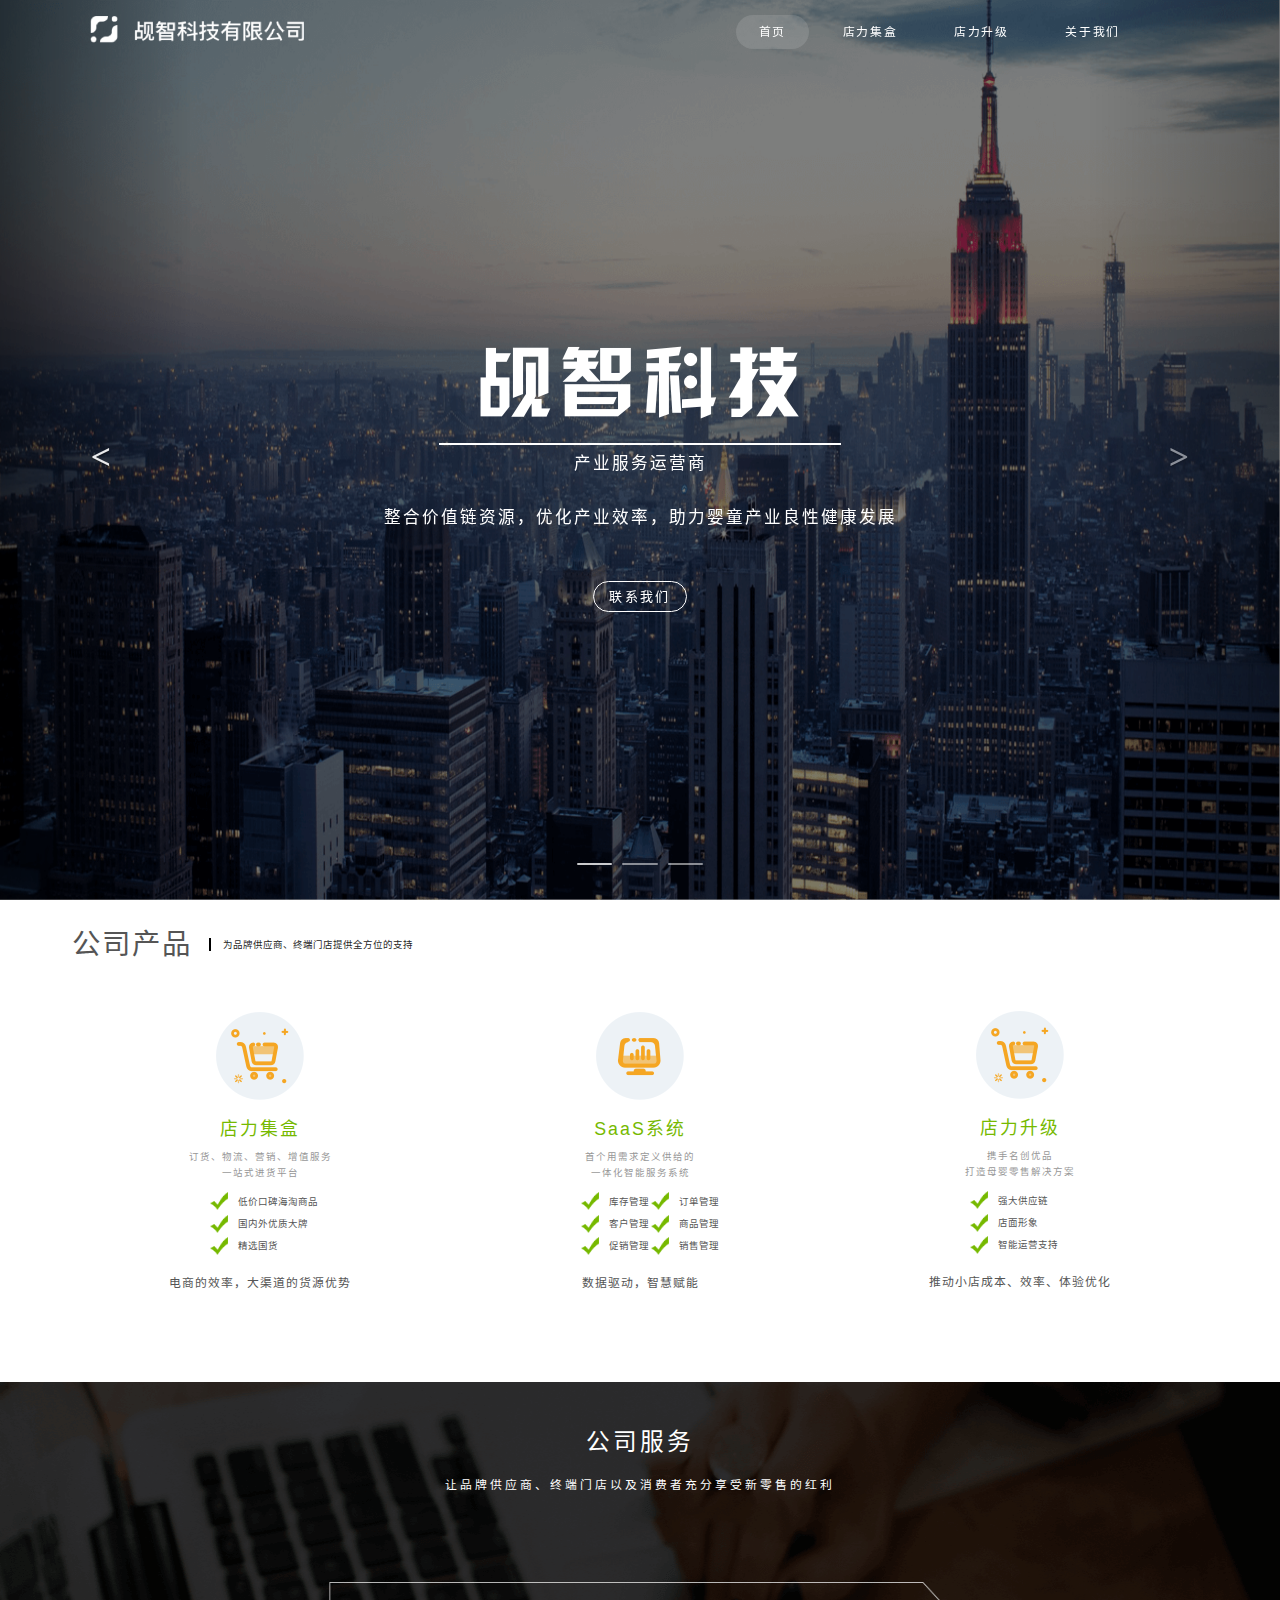
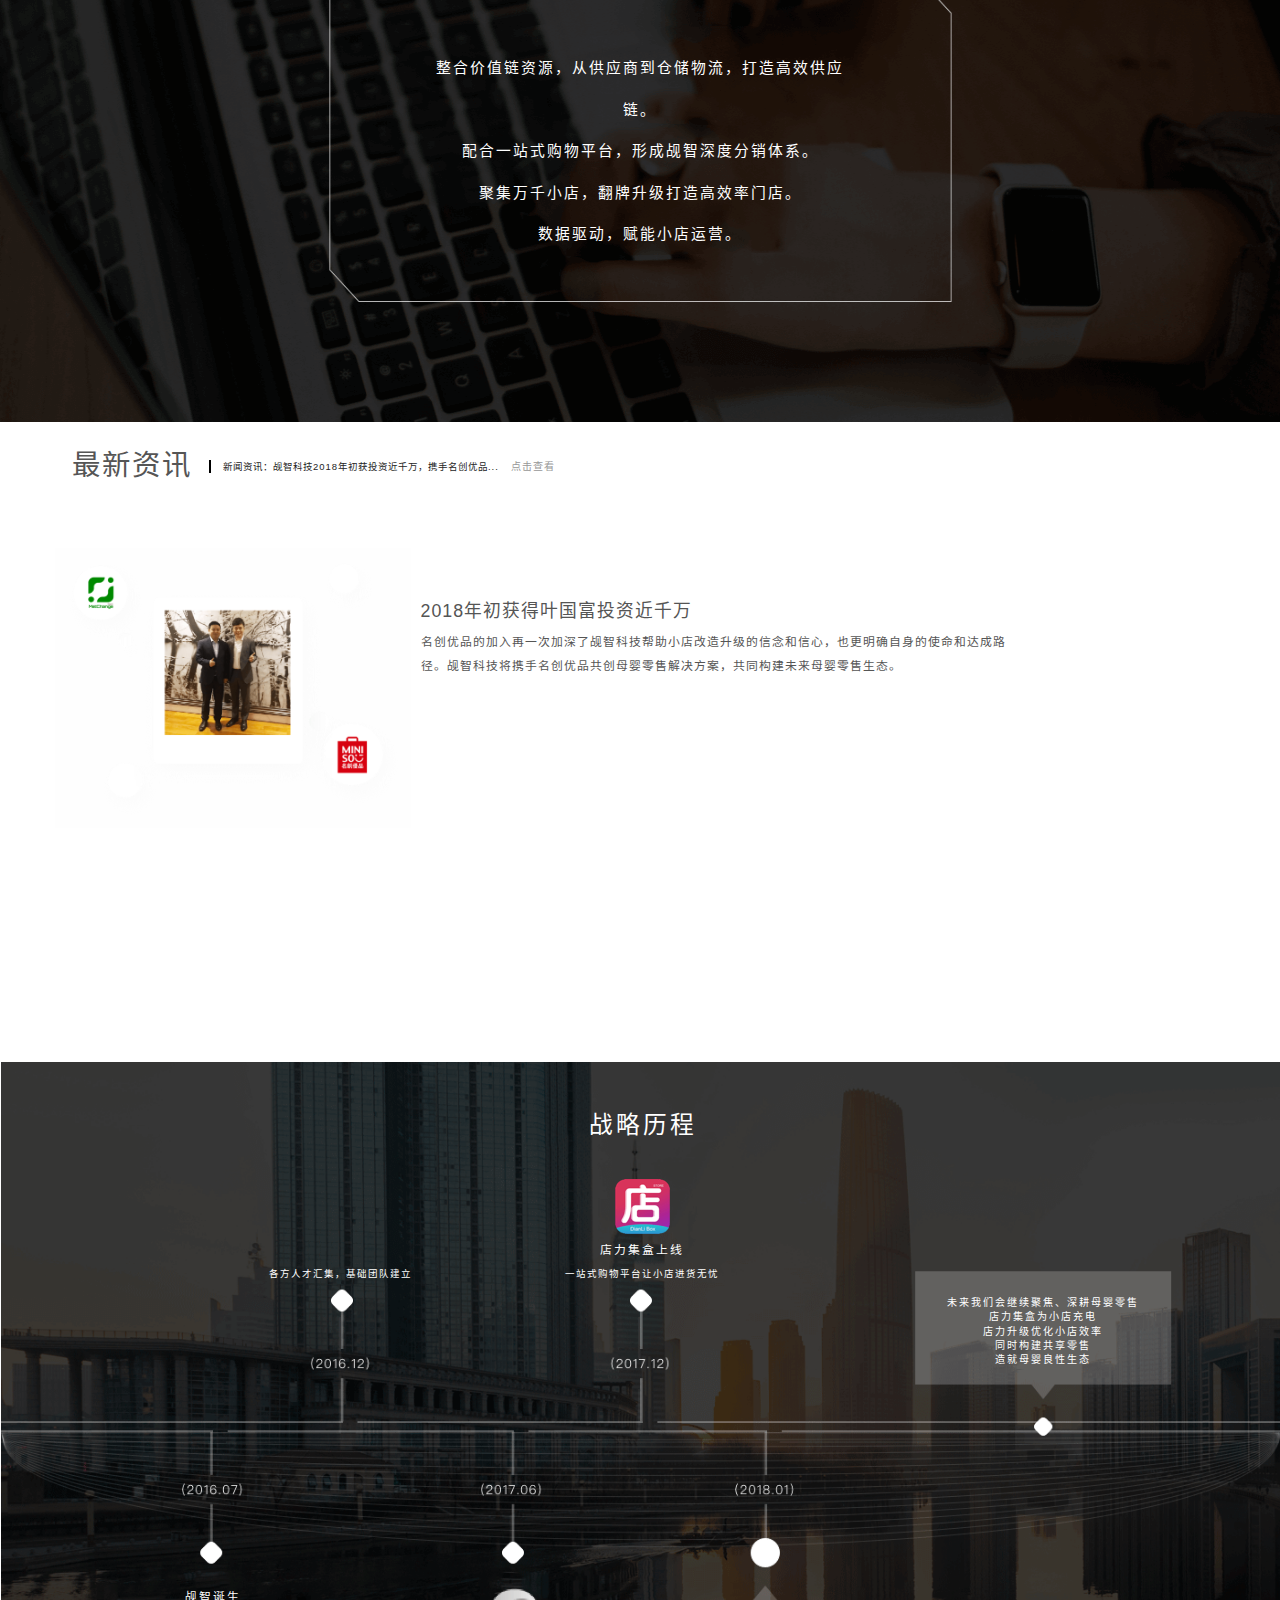
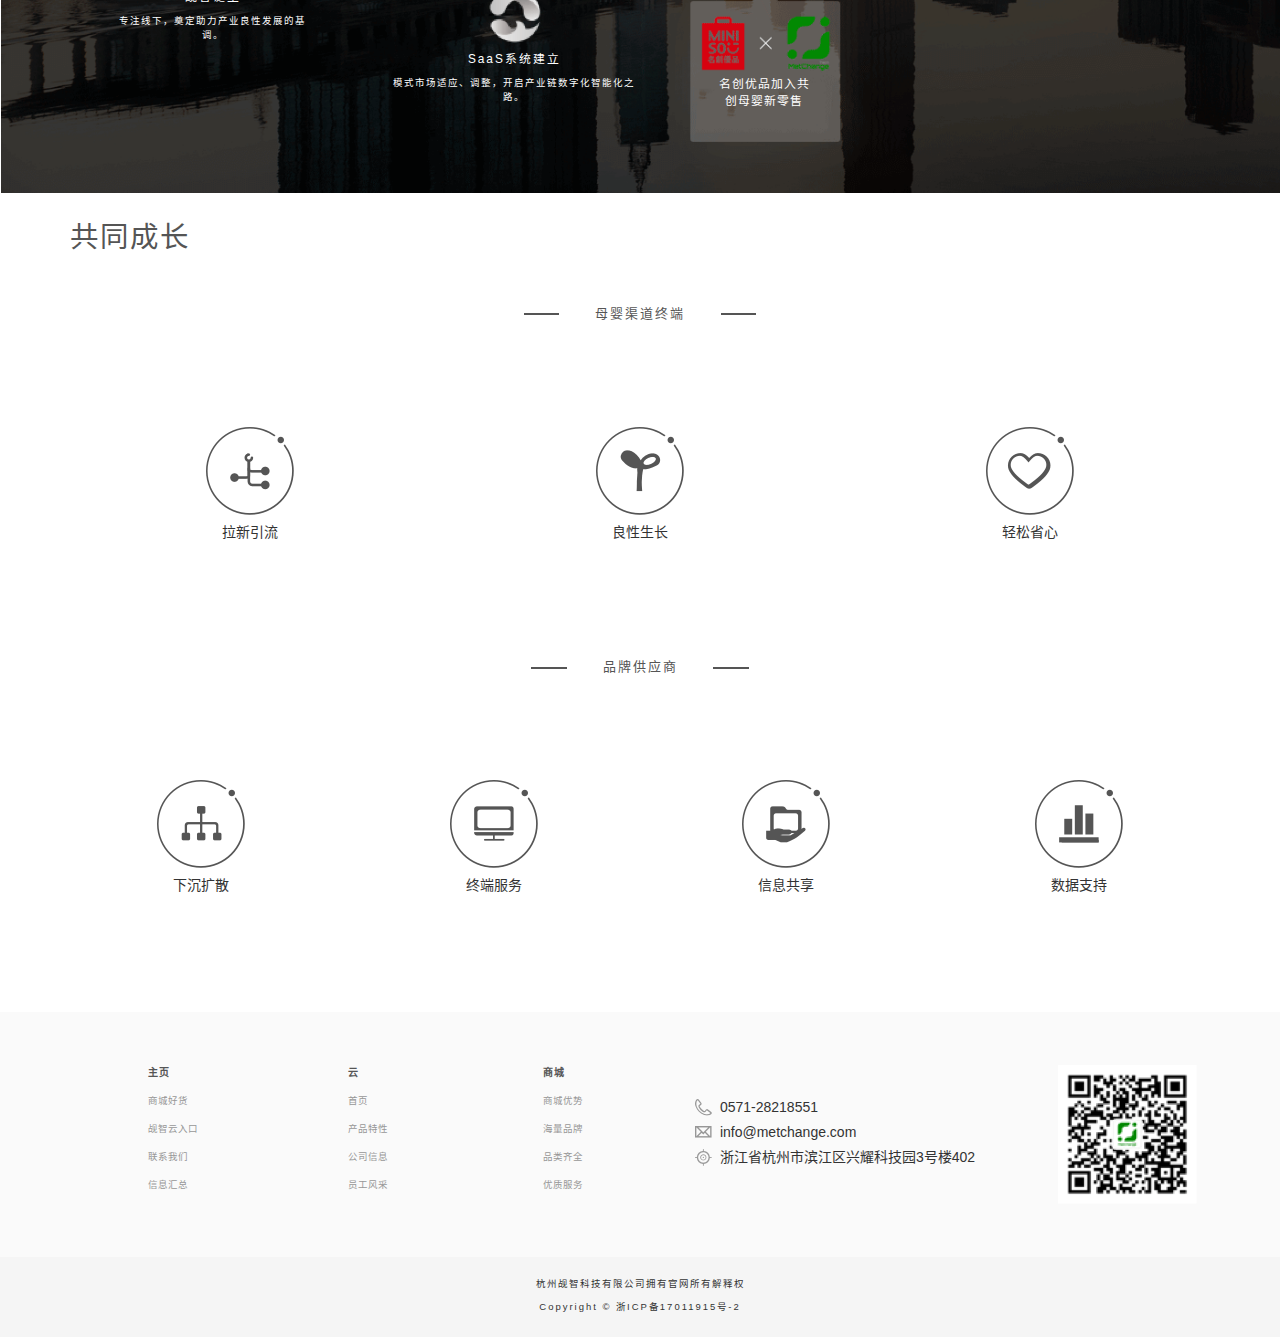
<file: index.html>
<!DOCTYPE html><html lang="zh-CN"><head><meta charset="utf-8"><meta http-equiv="X-UA-Compatible" content="IE=edge"><meta name="viewport" content="width=device-width, initial-scale=1"><title>杭州觇智科技有限公司</title><meta name="keywords" content="婴童产业效率引擎,杭州觇智科技,母婴B2B2C,店力集盒,口碑海淘商品,国内外优质大牌,精选国货供应"/><meta name="description"          content="店力集盒是新一代母婴B2B2C平台，致力于全方位服务全国小店，开发小店潜力，助力小店良性发展。店力集盒帮助小店解决供应链效率问题，通过高效提供更全面丰富的海内外优秀货品，降低订货成本，提高小店订货效率。同时通过数据化智能化人性化服务，为小店运营加分，绑定更多高忠诚度会员。"/><link rel="shortcut icon" href="favicon.ico"><link href="css/bootstrap.min.css" rel="stylesheet"><link href="css/common.css" rel="stylesheet"><link href="css/index.css" rel="stylesheet"><script>        window.onload = function () {            initPage();            getRem(1080, 100);            $("#topbar").scrollupbar()        };        window.onresize = function () {            getRem(1080, 100);            $("#topbar").scrollupbar()        };        function getRem(pwidth, prem) {            var html = document.getElementsByTagName("html")[0];            var oWidth = document.body.clientWidth || document.documentElement.clientWidth;            html.style.fontSize = oWidth / pwidth * prem + "px"        };</script><style>        #LoadingBar {            height: 1200px;            position: relative;        }        .load-img {            position: absolute;            top: 25%;            left: 44%;;        }</style></head><body class="banner-word-parent"><div id="LoadingBar"><div class="load-img"><img src="img/load.gif" alt=""></div></div><div class="container-fluid" id="topBackground"><nav class="navbar navbar-default hp-nav-header" id="topbar"><div class="container-fluid"><div class="navbar-header"><button type="button" class="navbar-toggle collapsed" data-toggle="collapse"                        data-target="#bs-example-navbar-collapse-1" aria-expanded="false"><span class="sr-only">Toggle navigation</span><span                        class="icon-bar"></span><span class="icon-bar"></span><span class="icon-bar"></span></button><a class="navbar-brand hp-logo" href="#"><img alt="Brand"                                                              src="img/index/1920-1080-computer/logo@1920.png"></a></div><div class="collapse navbar-collapse" id="bs-example-navbar-collapse-1"><ul class="nav navbar-nav navbar-right"><li class="active"><a href="index.html">首页<span class="sr-only">(current)</span></a></li><li><a href="app.html">店力集盒</a></li><li><a href="better.html">店力升级</a></li><li><a href="aboutUs.html">关于我们</a></li></ul></div></div></nav><div id="carousel-example-generic" class="carousel slide" data-ride="carousel"><ol class="carousel-indicators"><li data-target="#carousel-example-generic" data-slide-to="0" class="active"></li><li data-target="#carousel-example-generic" data-slide-to="1"></li><li data-target="#carousel-example-generic" data-slide-to="2"></li></ol><div class="carousel-inner" role="listbox"><div class="item active"><img src="img/index/1920-1080-computer/banner-bg1920.png"><div class="banner-word"><img src="img/index/1920-1080-computer/chanzhi-word.png"                                              class="img-responsive center-block banner-img"><h4 class="inst-1">                    产业服务运营商</h4><h4 class="inst-2">整合价值链资源，优化产业效率，助力婴童产业良性健康发展</h4><a href="#us-company"                                                                                      class="contact-us-header">联系我们</a></div></div><div class="item"><img src="img/index/1920-1080-computer/banner-bg1920.png"><div class="banner-word banner-word-2"><img src="img/index/1920-1080-computer/banner-muying1920.png"                                                            class="img-responsive center-block banner-img banner-img-max768"><span                        class="inst-span"></span><h4 class="inst-h4">母婴共享零售平台</h4></div></div><div class="item"><img src="img/index/1920-1080-computer/banner-bg1920.png"><div class="banner-word"><img src="img/index/1920-1080-computer/banner-seeyou1920.png"                                              class="img-responsive center-block banner-img3"></div></div></div><a class="left carousel-control" href="#carousel-example-generic" role="button" data-slide="prev"><span                class="glyphicon glyphicon-chevron-left" aria-hidden="true"                style="font-weight: 600;color: #fff;font-size: 0.3rem;"><</span><span                class="sr-only">Previous</span></a><a class="right carousel-control" href="#carousel-example-generic"                                                      role="button" data-slide="next"><span            class="glyphicon glyphicon-chevron-right" aria-hidden="true"            style="font-weight: 600;color: #fff;font-size: 0.3rem;">></span><span class="sr-only">Next</span></a></div><section id="companyProduct"><div class="container"><div class="row"><div class="hp-companyProduct">公司产品</div><div class="hp-help">为品牌供应商、终端门店提供全方位的支持</div></div><div class="row app-system-better-all"> 　　<div class="col-md-4 col-sm-4"><div class="app-system-better"><img class="img-responsive center-block"                                                        src="img/index/1920-1080-computer/app-icon1920.png" alt=""><h3 class="app-system-better-h3">店力集盒</h3><p class="app-system-better-p">订货、物流、营销、增值服务<br>一站式进货平台</p><div class="app-system-better-first"><ul class="list-group"><li class=""><img src="img/index/1920-1080-computer/gou1920.png"                                                  alt=""><span>低价口碑海淘商品</span></li><li class=""><img src="img/index/1920-1080-computer/gou1920.png"                                                  alt=""><span>国内外优质大牌</span></li></li><li class=""><img src="img/index/1920-1080-computer/gou1920.png"                                                  alt=""><span>精选国货</span></li></li></ul></div><h4 class="app-system-better-h4">电商的效率，大渠道的货源优势</h4></div></div>                　　<div class="col-md-4 col-sm-4"><div class="app-system-better"><img class="img-responsive center-block"                                                        src="img/index/1920-1080-computer/saasicon1920.png" alt=""><h3 class="app-system-better-h3">SaaS系统</h3><p class="app-system-better-p">首个用需求定义供给的<br>                            一体化智能服务系统</p><div class="app-system-better-middle"><ul class="list-group"><li><img src="img/index/1920-1080-computer/gou1920.png" alt=""><span>库存管理</span></li><li><img src="img/index/1920-1080-computer/gou1920.png" alt=""><span>订单管理</span></li></li><li><img src="img/index/1920-1080-computer/gou1920.png" alt=""><span>客户管理</span></li></li><li><img src="img/index/1920-1080-computer/gou1920.png" alt=""><span>商品管理</span></li><li><img src="img/index/1920-1080-computer/gou1920.png" alt=""><span>促销管理</span></li></li><li><img src="img/index/1920-1080-computer/gou1920.png" alt=""><span>销售管理</span></li></li></ul></div><h4 class="app-system-better-h4">数据驱动，智慧赋能</h4></div></div><div class="col-md-4 col-sm-4" style="margin-top: -21px"><div class="app-system-better"><img class="img-responsive center-block"                                                        src="img/index/1920-1080-computer/app-icon1920.png" alt=""><h3 class="app-system-better-h3">店力升级</h3><p class="app-system-better-p">携手名创优品<br>打造母婴零售解决方案</p><div class="app-system-better-first"><ul class="list-group"><li class=""><img src="img/index/1920-1080-computer/gou1920.png"                                                  alt=""><span>强大供应链</span></li><li class=""><img src="img/index/1920-1080-computer/gou1920.png"                                                  alt=""><span>店面形象</span></li></li><li class=""><img src="img/index/1920-1080-computer/gou1920.png"                                                  alt=""><span>智能运营支持</span></li></li></ul></div><h4 class="app-system-better-h4">推动小店成本、效率、体验优化</h4></div></div></div></div></section><section id="service"><h2 class="service-title">公司服务</h2><p class="service-info">让品牌供应商、终端门店以及消费者充分享受新零售的红利</p><div id="service-border"><ul><li>整合价值链资源，从供应商到仓储物流，打造高效供应链。</li><li> 配合一站式购物平台，形成觇智深度分销体系。</li><li>聚集万千小店，翻牌升级打造高效率门店。</li><li>数据驱动，赋能小店运营。</li></ul></div></section><section id="news"><div class="container"><div class="row"><div class="hp-companyProduct">最新资讯</div><div class="hp-help">新闻资讯：觇智科技2018年初获投资近千万，携手名创优品...</div><a class="hp-view" href="http://www.linkshop.com.cn/web/archives/2018/396704.shtml">点击查看</a></div><div class="media row"><div class="media-left media-middle"><a href="#"><img class="media-object"                                                                      src="img/index/1920-1080-computer/news1920.png"                                                                      alt="..."></a></div><div class="media-body"><h4 class="media-heading">2018年初获得叶国富投资近千万</h4><p>名创优品的加入再一次加深了觇智科技帮助小店改造升级的信念和信心，也更明确自身的使命和达成路径。觇智科技将携手名创优品共创母婴零售解决方案，共同构建未来母婴零售生态。</p></div></div></div></section><section id="process"><div class="process-background-img container-fluid"><img class="process-background-img-info visible-lg visible-md visible-sm"                 src="img/index/1920-1080-computer/process1920.png" alt=""><span class="service-title process-title visible-lg visible-md visible-sm">战略历程</span><div class="processWord-1 visible-lg visible-md">各方人才汇集，基础团队建立</div><div class="processWord-2 visible-lg visible-md visible-sm"><img class="img-responsive center-block" src="img/index/1920-1080-computer/processlogo1920.png"                     alt=""><h4>店力集盒上线</h4><p>一站式购物平台让小店进货无忧</p></div><div class="processWord-3 visible-lg visible-md visible-sm"><p>未来我们会继续聚焦、深耕母婴零售<br>店力集盒为小店充电</br> 店力升级优化小店效率<br>同时构建共享零售<br>造就母婴良性生态</p></div><div class="processWord-4 visible-lg visible-md visible-sm"><h4>觇智诞生</h4><p>专注线下，奠定助力产业良性发展的基调。</p></div><div class="processWord-5 visible-lg visible-md visible-sm"><img class="img-responsive center-block"                     src="img/index/1920-1080-computer/saaslogo1920.png" alt=""><h4>SaaS系统建立</h4><p>模式市场适应、调整，开启产业链数字化智能化之路。</p></div><div class="processWord-6 visible-lg visible-md visible-sm"><p>名创优品加入共创母婴新零售</p></div></div></section><section id="grow"><div class="container"><div class="hp-grow">共同成长</div><div class="grow-end text-center"><span class="grow-end-title1"></span><span class="grow-end-title2">母婴渠道终端</span><span class="grow-end-title3"></span></div><div class="row"><div class="grow-content-1 col-md-4 col-xs-4 col-sm-4 col-lg-4 "><div class="grow-content-1-first"><div><img class="img-hover img-responsive center-block"                                 src="img/index/1920-1080-computer/grow1black1920.png" alt=""><h5 class="grow-content-1-first-h5">拉新引流</h5></div><div class="grow-content-1-second"><div class="grow-content-3-div-img"><div><img class="img-responsive center-block"                                         src="img/index/1920-1080-computer/grow1green1920.png" alt=""><h5>拉新引流</h5></div></div><p class="grow-content-1-second-info">极具竞争力的商品、精准服务体验、区域化品牌效应</p></div></div></div><div class="grow-content-1 col-md-4 col-xs-4 col-sm-4 col-lg-4"><div class="grow-content-1-first"><div><img class="img-hover img-responsive center-block"                                 src="img/index/1920-1080-computer/grow2black1920.png" alt=""><h5 class="grow-content-1-first-h5">良性生长</h5></div><div class="grow-content-1-second"><div class="grow-content-3-div-img"><div><img class="img-responsive center-block"                                         src="img/index/1920-1080-computer/grow2green1920.png" alt=""><h5>良性生长</h5></div></div><p class="grow-content-1-second-info">大数据分析应用，提升消费者服务体验，轻松留住客户;</p></div></div></div><div class="grow-content-1 col-md-4 col-xs-4 col-sm-4 col-lg-4"><div class="grow-content-1-first"><div><img class="img-hover img-responsive center-block"                                 src="img/index/1920-1080-computer/relaxgblack.png" alt=""><h5 class="grow-content-1-first-h5">轻松省心</h5></div><div class="grow-content-1-second"><div class="grow-content-3-div-img"><div><img class="img-responsive center-block"                                         src="img/index/1920-1080-computer/relaxgreen1920.png" alt=""><h5>轻松省心</h5></div></div><p class="grow-content-1-second-info">大数据赋能，智能警报+解决方案+客户管理+精准营销系统，一体化智能化经营体验，实现低成本、高周转。</p></div></div></div></div><div class="grow-end text-center"><span class="grow-end-title1"></span><span class="grow-end-title2">品牌供应商</span><span class="grow-end-title3"></span></div><div class="row"><div class="grow-content-1 col-md-3 col-xs-6 col-sm-6 col-lg-3"><div class="grow-content-1-first"><div><img class="img-hover img-responsive center-block"                                 src="img/index/1920-1080-computer/downblack1920.png" alt=""><h5 class="grow-content-1-first-h5">下沉扩散</h5></div><div class="grow-content-1-second"><div class="grow-content-3-div-img"><div><img class="img-responsive center-block"                                         src="img/index/1920-1080-computer/downgreen1920.png" alt=""><h5>下沉扩散</h5></div></div><p class="grow-content-1-second-info">节约分销人力成本,精准线下营销提效,稳定终端价格,提供增量服务;</p></div></div></div><div class="grow-content-1 col-md-3 col-xs-6 col-sm-6 col-lg-3"><div class="grow-content-1-first"><div><img class="img-hover img-responsive center-block"                                 src="img/index/1920-1080-computer/endserviceblack1920.png" alt=""><h5 class="grow-content-1-first-h5">终端服务</h5></div><div class="grow-content-1-second"><div class="grow-content-3-div-img"><div><img class="img-responsive center-block"                                         src="img/index/1920-1080-computer/endservixegreen1920.png" alt=""><h5>终端服务</h5></div></div><p class="grow-content-1-second-info">完善标准陈列，商品管理、商品服务升级;</p></div></div></div><div class="grow-content-1 col-md-3 col-xs-6 col-sm-6 col-lg-3"><div class="grow-content-1-first"><div><img class="img-hover img-responsive center-block"                                 src="img/index/1920-1080-computer/infocommonblack1920.png" alt=""><h5 class="grow-content-1-first-h5">信息共享</h5></div><div class="grow-content-1-second"><div class="grow-content-3-div-img"><div><img class="img-responsive center-block"                                         src="img/index/1920-1080-computer/infocommongreen1920.png" alt=""><h5>信息共享</h5></div></div><p class="grow-content-1-second-info">节约分销人力成本,精准线下营销提效,稳定终端价格,提供增量服务;</p></div></div></div><div class="grow-content-1 col-md-3 col-xs-6 col-sm-6 col-lg-3"><div class="grow-content-1-first"><div><img class="img-hover img-responsive center-block"                                 src="img/index/1920-1080-computer/datayesblack1920.png" alt=""><h5 class="grow-content-1-first-h5">数据支持</h5></div><div class="grow-content-1-second"><div class="grow-content-3-div-img"><div><img class="img-responsive center-block"                                         src="img/index/1920-1080-computer/datayesgreen1920.png" alt=""><h5>数据支持</h5></div></div><p class="grow-content-1-second-info">节约分销人力成本,精准线下营销提效,稳定终端价格,提供增量服务;</p></div></div></div></div></div></section><footer id="footer"><div class="container"><div class="row"><div class="footer-content-1 col-xs-6 col-sm-12 col-md-2 col-lg-2"><div class="footer-content-1-div"><ul><li><a href="#" class="footer-content-1-div-first-li">主页</a></li><li><a href="#">商城好货</a></li><li><a href="#">觇智云入口</a></li><li><a href="#">联系我们</a></li><li><a href="#">信息汇总</a></li></ul></div></div><div class="footer-content-2 col-xs-6 col-sm-12 col-md-2 col-lg-2"><div class="footer-content-2-div"><ul><li><a href="#" class="footer-content-1-div-first-li">云</a></li><li><a href="#">首页</a></li><li><a href="#">产品特性</a></li><li><a href="#">公司信息</a></li><li><a href="#">员工风采</a></li></ul></div></div><div class="footer-content-3 col-xs-6 col-sm-12 col-md-2 col-lg-2"><div class="footer-content-3-div"><ul><li><a href="#" class="footer-content-1-div-first-li">商城</a></li><li><a href="#">商城优势</a></li><li><a href="#">海量品牌</a></li><li><a href="#">品类齐全</a></li><li><a href="#">优质服务</a></li></ul></div></div><div class="footer-content-4 col-xs-6 col-sm-12 col-md-4 col-lg-4" id="us-company"><div class="footer-content-4-div"><div><img src="img/index/1920-1080-computer/footer-mobile.png" alt=""><span>0571-28218551</span></div><div><img src="img/index/1920-1080-computer/footer-email.png"                                  alt=""><span>info@metchange.com</span></div><div><img src="img/index/1920-1080-computer/footer-location.png" alt=""><span>浙江省杭州市滨江区兴耀科技园3号楼402</span></div></div></div><div class="footer-content-5 col-xs-12 col-sm-12 col-md-2 col-lg-2"><div class="footer-content-5-div"><img src="img/index/1920-1080-computer/erweima@1920.png" alt=""></div></div></div></div></footer><section id="num"><div><p>杭州觇智科技有限公司拥有官网所有解释权</p><p>Copyright © 浙ICP备17011915号-2</p></div></section></div><script src="js/jquery.min.js"></script><script src="js/bootstrap.min.js"></script><script src="js/scroll-up-bar.js"></script><script>    function initPage() {        var objLoading = document.getElementById("LoadingBar");        if (objLoading != null) {            objLoading.style.display = "none";        }    }</script></body></html>
</file>
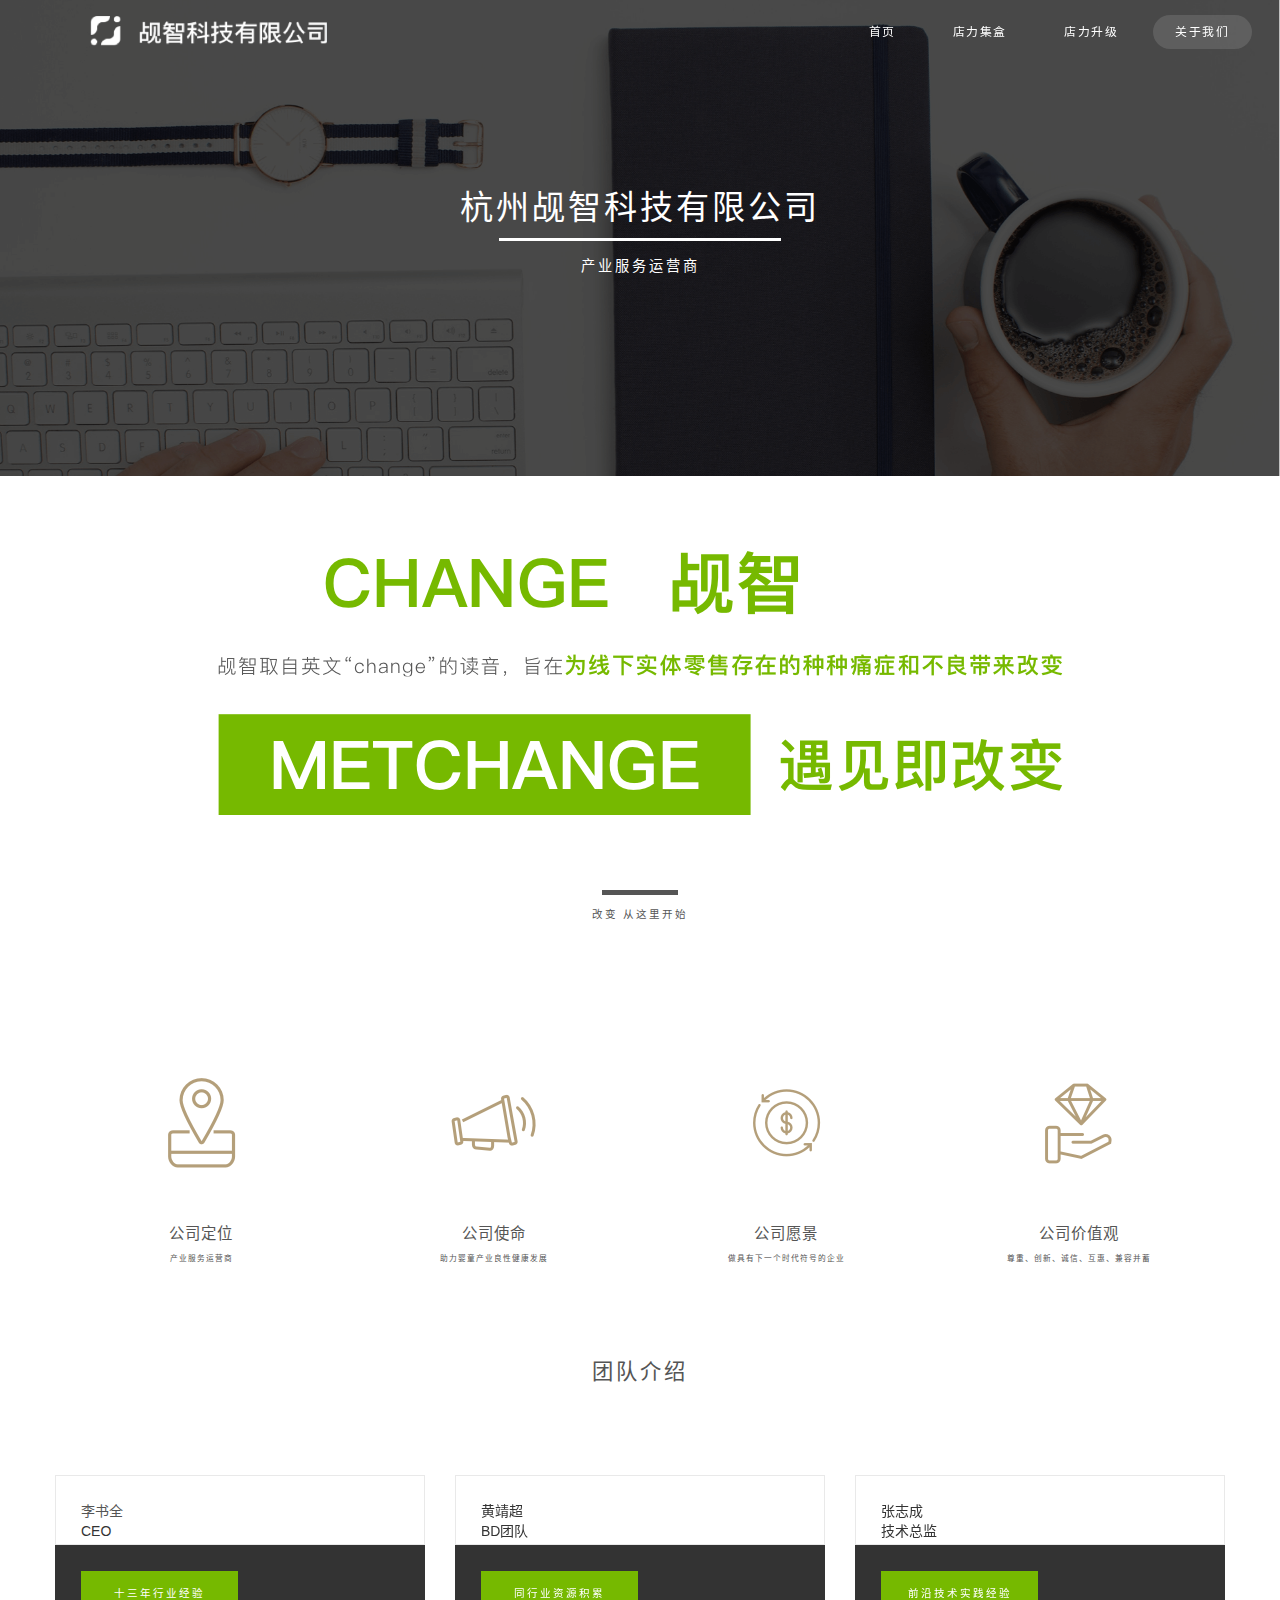
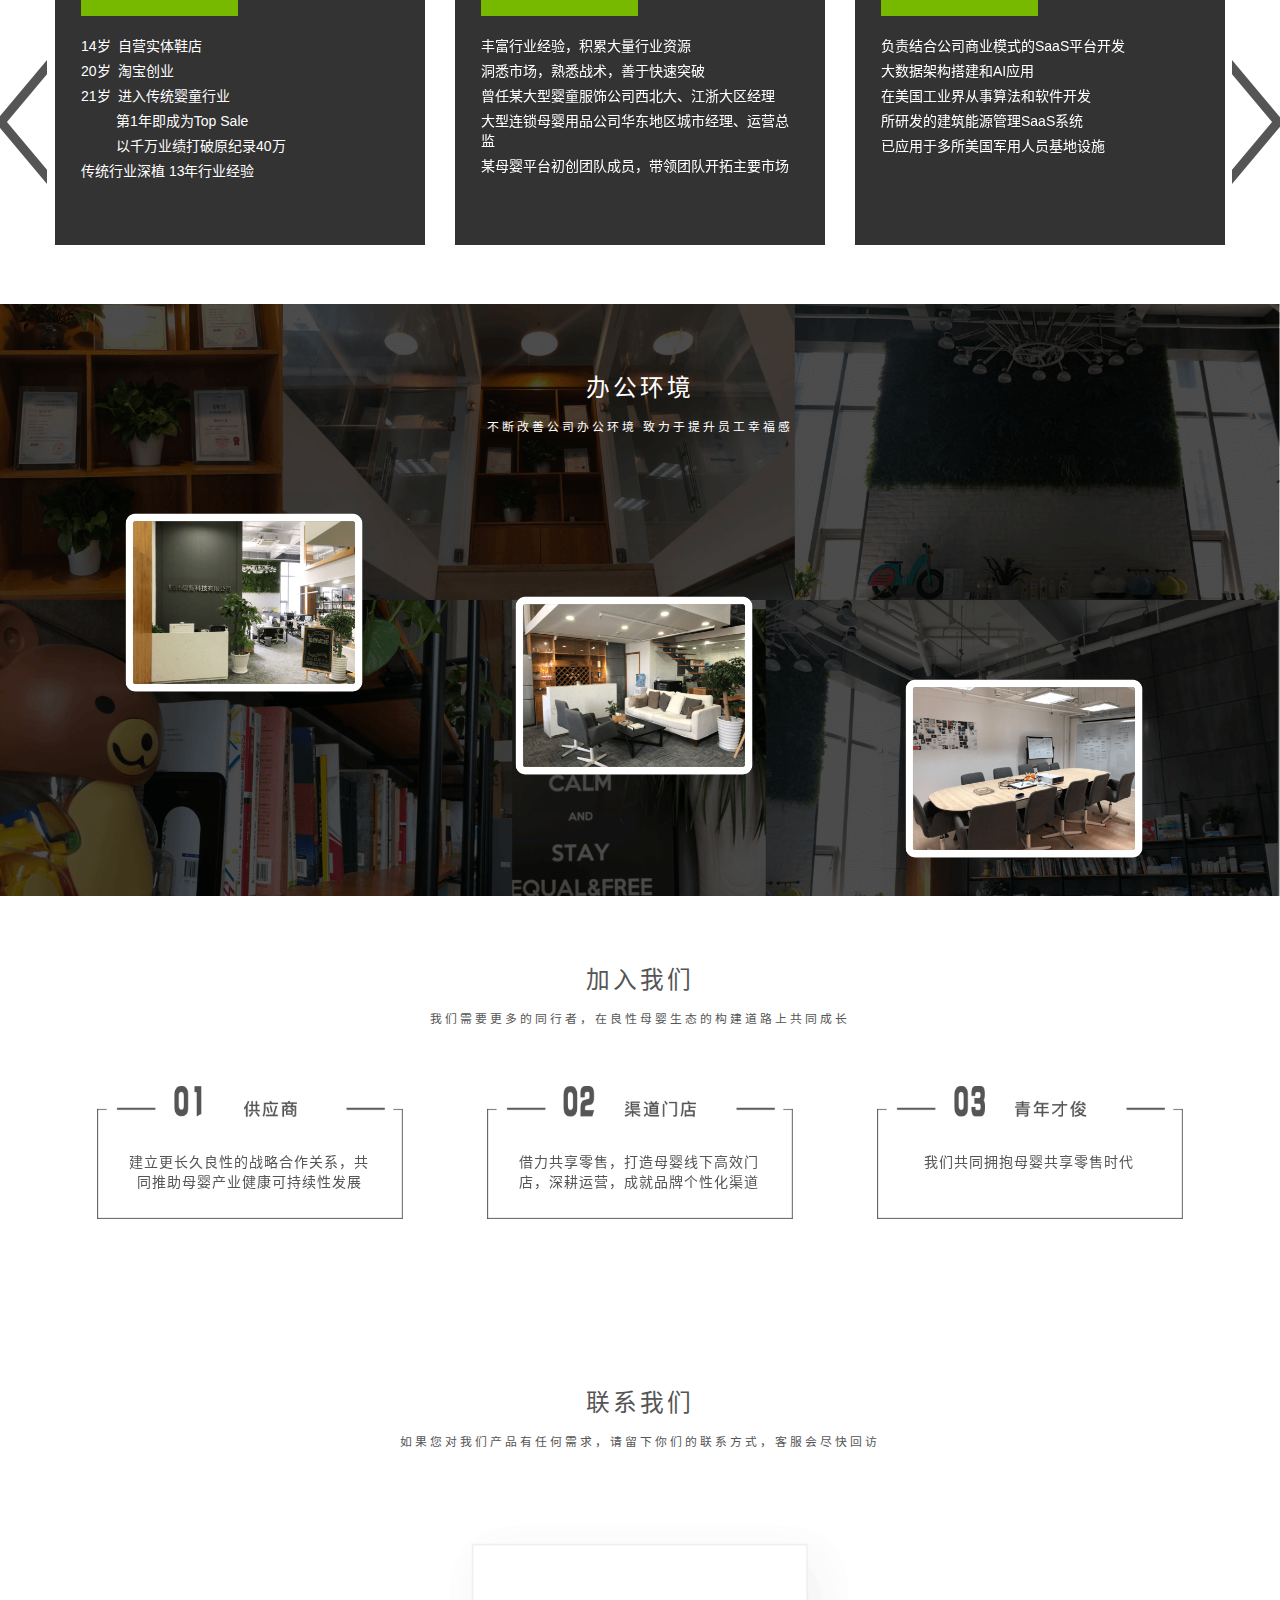
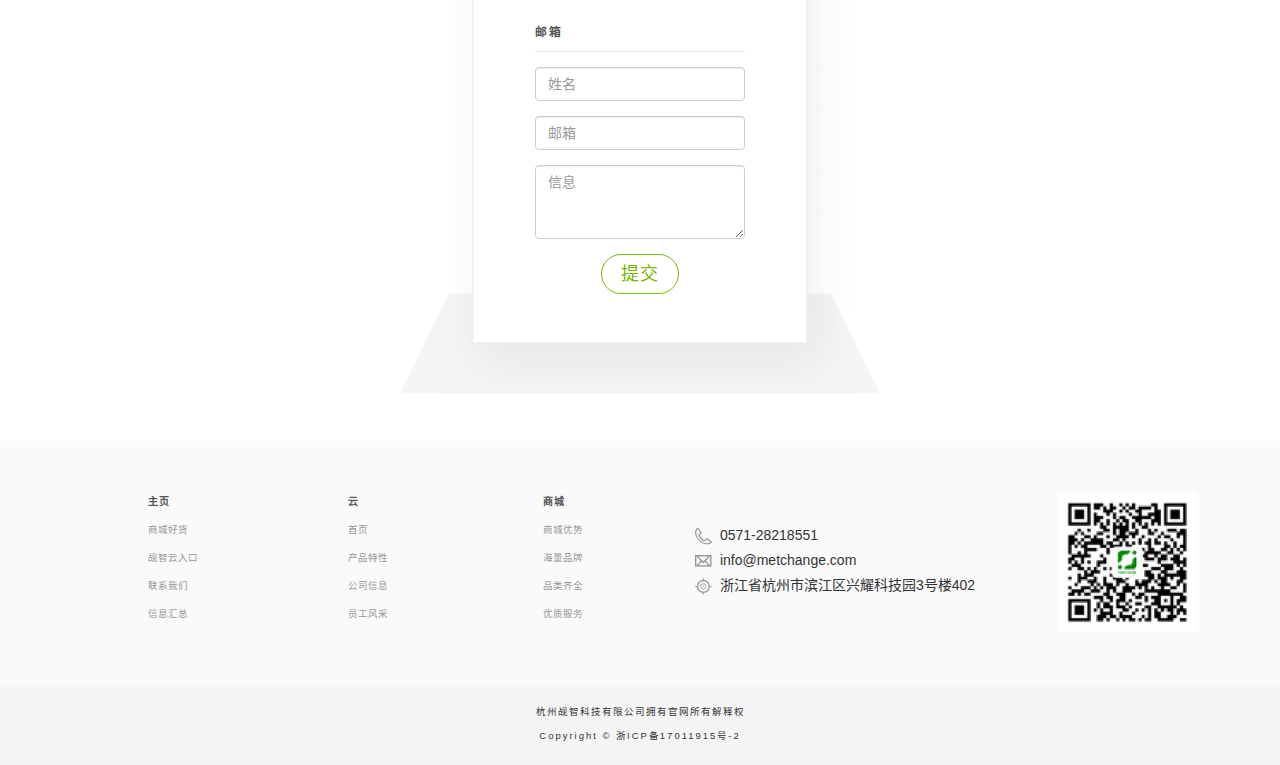
<file: aboutUs.html>
<!DOCTYPE html>
<html lang="zh-CN">
<head>
    <meta charset="utf-8">
    <meta http-equiv="X-UA-Compatible" content="IE=edge">
    <meta name="viewport" content="width=device-width, initial-scale=1">
    <title>杭州觇智科技有限公司</title>
    <link rel="shortcut icon" href="favicon.ico">
    <link href="css/bootstrap.min.css" rel="stylesheet">
    <link href="css/common.css" rel="stylesheet">
    <link href="css/aboutUs.css" rel="stylesheet">
    <script>        window.onload = function () {
        initPage();
        getRem(1080, 100);
        $("#topbar").scrollupbar()
    };
    window.onresize = function () {
        getRem(1080, 100);
        $("#topbar").scrollupbar()
    };

    function getRem(pwidth, prem) {
        var html = document.getElementsByTagName("html")[0];
        var oWidth = document.body.clientWidth || document.documentElement.clientWidth;
        html.style.fontSize = oWidth / pwidth * prem + "px"
    };</script>
    <style>        #LoadingBar {
        height: 1200px;
        position: relative;
    }

    #LoadingBar .load-img {
        position: absolute;
        top: 25%;
        left: 44%;;
    }</style>
</head>
<body class="banner-word-parent">
<div id="LoadingBar">
    <div class="load-img"><img src="img/load.gif" alt=""></div>
</div>
<div class="container-fluid" id="topBackground">
    <nav class="navbar navbar-default hp-nav-header" id="topbar">
        <div class="container-fluid">
            <div class="navbar-header">
                <button type="button" class="navbar-toggle collapsed" data-toggle="collapse"
                        data-target="#bs-example-navbar-collapse-1" aria-expanded="false"><span class="sr-only">Toggle navigation</span><span
                        class="icon-bar"></span><span class="icon-bar"></span><span class="icon-bar"></span></button>
                <a class="navbar-brand hp-logo" href="#"><img alt="Brand"
                                                              src="img/index/1920-1080-computer/logo@1920.png"></a>
            </div>
            <div class="collapse navbar-collapse" id="bs-example-navbar-collapse-1">
                <ul class="nav navbar-nav navbar-right">
                    <li><a href="index.html">首页<span class="sr-only">(current)</span></a></li>
                    <li><a href="app.html">店力集盒</a></li>
                    <li><a href="better.html">店力升级</a></li>
                    <li class="active"><a href="aboutUs.html">关于我们</a></li>
                </ul>
            </div>
        </div>
    </nav>
    <div id="us-header">
        <div class="container">
            <div class="us-header-content"><h4 class="us-header-content-h4">杭州觇智科技有限公司</h4><span
                    class="us-header-content-span"></span>
                <p class="us-header-content-p">产业服务运营商</p></div>
        </div>
    </div>
</div>
<section id="chanZhi">
    <div class="container"><img class="img-responsive center-block chanZhi-word-img"
                                src="img/us/1920-1080-computer/chanzhiWord@1920.png" alt=""><span
            class="strength-line"></span>
        <p class="strength-p">改变 从这里开始</p></div>
</section>
<section id="instruction">
    <div class="container">
        <div class="row instruction-all">
            <div class="instruction-top col-xs-6 col-sm-6 col-md-3 col-lg-3">
                <div><img class="instruction-top-img img-responsive center-block"
                          src="img/us/1920-1080-computer/location.png" alt=""><h4 class="instruction-top-h4">公司定位</h4>
                    <p class="instruction-top-p">产业服务运营商</p></div>
            </div>
            <div class="instruction-top col-xs-6 col-sm-6 col-md-3 col-lg-3">
                <div><img class="instruction-top-img img-responsive center-block"
                          src="img/us/1920-1080-computer/mask.png" alt=""><h4 class="instruction-top-h4">公司使命</h4>
                    <p class="instruction-top-p">助力婴童产业良性健康发展</p></div>
            </div>
            <div class="instruction-top col-xs-6 col-sm-6 col-md-3 col-lg-3">
                <div><img class="instruction-top-img img-responsive center-block"
                          src="img/us/1920-1080-computer/hope.png" alt=""><h4 class="instruction-top-h4">公司愿景</h4>
                    <p class="instruction-top-p">做具有下一个时代符号的企业</p></div>
            </div>
            <div class="instruction-top col-xs-6 col-sm-6 col-md-3 col-lg-3">
                <div><img class="instruction-top-img img-responsive center-block"
                          src="img/us/1920-1080-computer/value.png" alt=""><h4 class="instruction-top-h4">公司价值观</h4>
                    <p class="instruction-top-p">尊重、创新、诚信、互惠、兼容并蓄</p></div>
            </div>
        </div>
        <h4 class="com-inst">团队介绍</h4>
        <div id="myCarousel1" class="carousel slide egret-game row clearfix"
             style="background-color:transparent;position: relative;">
            <div class="carousel-inner">
                <div class="item active">
                    <div class="B_inner">
                        <div class="row" style="overflow:hidden;">
                            <div class="col-lg-4">
                                <div class="lun-bo-1">
                                    <div>
                                        <div class="lun-bo-1-top"><a href="http://www.sohu.com/a/204322479_355029"
                                                                     style="color: #555"><span
                                                class="lun-bo-1-top-name">李书全</span></a><span class="lun-bo-1-top-info">CEO</span>
                                        </div>
                                        <div class="lun-bo-1-bottom"><p class="lun-bo-1-bottom-title">十三年行业经验</p>
                                            <p class="lun-bo-1-bottom-14">14岁&nbsp;&nbsp;自营实体鞋店</p>
                                            <p>20岁&nbsp;&nbsp;淘宝创业</p>
                                            <p>21岁&nbsp;&nbsp;进入传统婴童行业</p>
                                            <p>&nbsp;&nbsp;&nbsp;&nbsp;&nbsp;&nbsp;&nbsp;&nbsp;&nbsp;第1年即成为Top Sale</p>
                                            <p>&nbsp;&nbsp;&nbsp;&nbsp;&nbsp;&nbsp;&nbsp;&nbsp;&nbsp;以千万业绩打破原纪录40万</p>
                                            <p>传统行业深植 13年行业经验</p></div>
                                    </div>
                                </div>
                            </div>
                            <div class="col-lg-4">
                                <div class="lun-bo-1">
                                    <div>
                                        <div class="lun-bo-1-top"><span class="lun-bo-1-top-name">黄靖超</span><span
                                                class="lun-bo-1-top-info">BD团队</span></div>
                                        <div class="lun-bo-1-bottom"><p class="lun-bo-1-bottom-title">同行业资源积累</p>
                                            <p class="lun-bo-1-bottom-14">丰富行业经验，积累大量行业资源</p>
                                            <p>洞悉市场，熟悉战术，善于快速突破</p>
                                            <p>曾任某大型婴童服饰公司西北大、江浙大区经理</p>
                                            <p>大型连锁母婴用品公司华东地区城市经理、运营总监</p>
                                            <p>某母婴平台初创团队成员，带领团队开拓主要市场</p></div>
                                    </div>
                                </div>
                            </div>
                            <div class="col-lg-4">
                                <div class="lun-bo-1">
                                    <div>
                                        <div class="lun-bo-1-top"><span class="lun-bo-1-top-name">张志成</span><span
                                                class="lun-bo-1-top-info">技术总监</span></div>
                                        <div class="lun-bo-1-bottom"><p class="lun-bo-1-bottom-title">前沿技术实践经验</p>
                                            <p class="lun-bo-1-bottom-14">负责结合公司商业模式的SaaS平台开发</p>
                                            <p>大数据架构搭建和AI应用</p>
                                            <p>在美国工业界从事算法和软件开发</p>
                                            <p>所研发的建筑能源管理SaaS系统</p>
                                            <p>已应用于多所美国军用人员基地设施</p></div>
                                    </div>
                                </div>
                            </div>
                        </div>
                    </div>
                </div>
                <div class="item">
                    <div class="B_inner">
                        <div class="row" style="overflow:hidden;">
                            <div class="col-lg-4">
                                <div class="lun-bo-1">
                                    <div>
                                        <div class="lun-bo-1-top"><span class="lun-bo-1-top-name">徐铖铖</span><span
                                                class="lun-bo-1-top-info">技术顾问</span></div>
                                        <div class="lun-bo-1-bottom"><p class="lun-bo-1-bottom-title">人工智能专家</p>
                                            <p class="lun-bo-1-bottom-14">东南大学教授</p>
                                            <p>交通运输系统优化方案专家</p>
                                            <p>国家自然科学基金会项目</p>
                                            <p>公安部重点实验室项目21项授权专利</p>
                                            <p>人工智能领域专家</p>
                                            <p>大数据和优化算法负责人</p></div>
                                    </div>
                                </div>
                            </div>
                            <div class="col-lg-4">
                                <div class="lun-bo-1">
                                    <div>
                                        <div class="lun-bo-1-top"><span class="lun-bo-1-top-name">高司若愚</span><span
                                                class="lun-bo-1-top-info">管理</span></div>
                                        <div class="lun-bo-1-bottom"><p class="lun-bo-1-bottom-title">多年管理经验</p>
                                            <p class="lun-bo-1-bottom-14">美国普渡大学商业管理硕士</p>
                                            <p>浙大商业竞赛导师</p>
                                            <p>浙江物产中高层管理绩效项目</p>
                                            <p>西拉法叶非盈利组织人效制度项目</p>
                                            <p>泰国Baan Tawai手工艺品电子商务平台搭建</p></div>
                                    </div>
                                </div>
                            </div>
                            <div class="col-lg-4">
                                <div class="lun-bo-1">
                                    <div>
                                        <div class="lun-bo-1-top"><span class="lun-bo-1-top-name">殷马乐</span><span
                                                class="lun-bo-1-top-info">运营</span></div>
                                        <div class="lun-bo-1-bottom"><p class="lun-bo-1-bottom-title">高效落地执行</p>
                                            <p class="lun-bo-1-bottom-14">3年市场运营经验</p>
                                            <p>武汉大学双学位学士</p>
                                            <p>奥迪2000W、日产1.4亿车型策划</p>
                                            <p>善于深挖市场需求、洞悉人群属性</p>
                                            <p>助力品牌工厂完成产品升级</p></div>
                                    </div>
                                </div>
                            </div>
                        </div>
                    </div>
                </div>
            </div>
            <a class="left btn-move btn-l" href="#myCarousel1" data-slide="prev"><img
                    src="img/us/1920-1080-computer/leftArrow.png"></a><a class=" right btn-move btn-r"
                                                                         href="#myCarousel1" data-slide="next"><img
                src="img/us/1920-1080-computer/rightArrow.png"></a></div>
    </div>
</section>
<section id="environment">
    <div class="container"><h4 class="environment-title">办公环境</h4>
        <p class="environment-info">不断改善公司办公环境 致力于提升员工幸福感</p>
        <div class="row">
            <div class="environment-row-img1 col-xs-12 col-sm-12 col-ms-4 col-lg-4"><img
                    src="img/us/1920-1080-computer/envir-1.png" alt=""></div>
            <div class="environment-row-img1 environment-row-img2 col-xs-12 col-sm-12 col-ms-4 col-lg-4"><img
                    src="img/us/1920-1080-computer/envir-2.png" alt=""></div>
            <div class="environment-row-img1 environment-row-img3 col-xs-12 col-sm-12 col-ms-4 col-lg-4"><img
                    src="img/us/1920-1080-computer/encir-3.png" alt=""></div>
        </div>
    </div>
</section>
<section id="join">
    <div class="container"><h4 class="environment-title join-wordColor">加入我们</h4>
        <p class="environment-info join-wordColor">我们需要更多的同行者，在良性母婴生态的构建道路上共同成长</p>
        <div class="row header-row-2">
            <div class="col-xs-12 col-sm-12 col-md-4 col-lg-4">
                <div class="header-row-2-img1"><img src="img/us/1920-1080-computer/load1.png" alt="">
                    <p class="header-row-2-img1-p">建立更长久良性的战略合作关系，共同推助母婴产业健康可持续性发展</p></div>
            </div>
            <div class="col-xs-12 col-sm-12 col-md-4 col-lg-4">
                <div class="header-row-2-img2"><img src="img/us/1920-1080-computer/load2.png" alt="">
                    <p class="header-row-2-img2-p">借力共享零售，打造母婴线下高效门店，深耕运营，成就品牌个性化渠道</p></div>
            </div>
            <div class="col-xs-12 col-sm-12 col-md-4 col-lg-4">
                <div class="header-row-2-img3"><img src="img/us/1920-1080-computer/load3.png" alt="">
                    <p class="header-row-2-img3-p">我们共同拥抱母婴共享零售时代</p></div>
            </div>
        </div>
    </div>
</section>
<section id="contact">
    <div class="container contact-container">
        <div><h4 class="environment-title join-wordColor">联系我们</h4>
            <p class="environment-info join-wordColor">如果您对我们产品有任何需求，请留下你们的联系方式，客服会尽快回访</p>
            <div class="contact-back">
                <div class="row contact-back-row">
                    <div class="col-sm-6 col-sm-offset-3">
                        <form action="." method="post">
                            <div class="email-end">邮箱</div>
                            <div class="form-group"><input type="text" name="name" required="" placeholder="姓名"
                                                           class="form-control" id="id_name"></div>
                            <div class="form-group"><input type="email" name="email" required="" placeholder="邮箱"
                                                           class="form-control" id="id_email"></div>
                            <div class="form-group"><textarea name="message" rows="3" id="id_message" required=""
                                                              placeholder="信息" class="form-control"
                                                              cols="40"></textarea></div>
                            <button type="submit" class="btn btn-primary btn-lg contact-submit">提交</button>
                        </form>
                    </div>
                </div>
            </div>
        </div>
    </div>
</section>
<footer id="footer">
    <div class="container">
        <div class="row">
            <div class="footer-content-1 col-xs-6 col-sm-12 col-md-2 col-lg-2">
                <div class="footer-content-1-div">
                    <ul>
                        <li><a href="#" class="footer-content-1-div-first-li">主页</a></li>
                        <li><a href="#">商城好货</a></li>
                        <li><a href="#">觇智云入口</a></li>
                        <li><a href="#">联系我们</a></li>
                        <li><a href="#">信息汇总</a></li>
                    </ul>
                </div>
            </div>
            <div class="footer-content-2 col-xs-6 col-sm-12 col-md-2 col-lg-2">
                <div class="footer-content-2-div">
                    <ul>
                        <li><a href="#" class="footer-content-1-div-first-li">云</a></li>
                        <li><a href="#">首页</a></li>
                        <li><a href="#">产品特性</a></li>
                        <li><a href="#">公司信息</a></li>
                        <li><a href="#">员工风采</a></li>
                    </ul>
                </div>
            </div>
            <div class="footer-content-3 col-xs-6 col-sm-12 col-md-2 col-lg-2">
                <div class="footer-content-3-div">
                    <ul>
                        <li><a href="#" class="footer-content-1-div-first-li">商城</a></li>
                        <li><a href="#">商城优势</a></li>
                        <li><a href="#">海量品牌</a></li>
                        <li><a href="#">品类齐全</a></li>
                        <li><a href="#">优质服务</a></li>
                    </ul>
                </div>
            </div>
            <div class="footer-content-4 col-xs-6 col-sm-12 col-md-4 col-lg-4" id="us-company">
                <div class="footer-content-4-div">
                    <div><img src="img/index/1920-1080-computer/footer-mobile.png" alt=""><span>0571-28218551</span>
                    </div>
                    <div><img src="img/index/1920-1080-computer/footer-email.png" alt=""><span>info@metchange.com</span>
                    </div>
                    <div><img src="img/index/1920-1080-computer/footer-location.png"
                              alt=""><span>浙江省杭州市滨江区兴耀科技园3号楼402</span></div>
                </div>
            </div>
            <div class="footer-content-5 col-xs-12 col-sm-12 col-md-2 col-lg-2">
                <div class="footer-content-5-div"><img src="img/index/1920-1080-computer/erweima@1920.png" alt=""></div>
            </div>
        </div>
    </div>
</footer>
<section id="num">
    <div class="container"><p>杭州觇智科技有限公司拥有官网所有解释权</p>
        <p>Copyright © 浙ICP备17011915号-2</p></div>
</section>
<script src="js/jquery.min.js"></script>
<script src="js/bootstrap.min.js"></script>
<script src="js/scroll-up-bar.js"></script>
<script>    function initPage() {
    var objLoading = document.getElementById("LoadingBar");
    if (objLoading != null) {
        objLoading.style.display = "none";
    }
}</script>
</body>
</html>
</file>
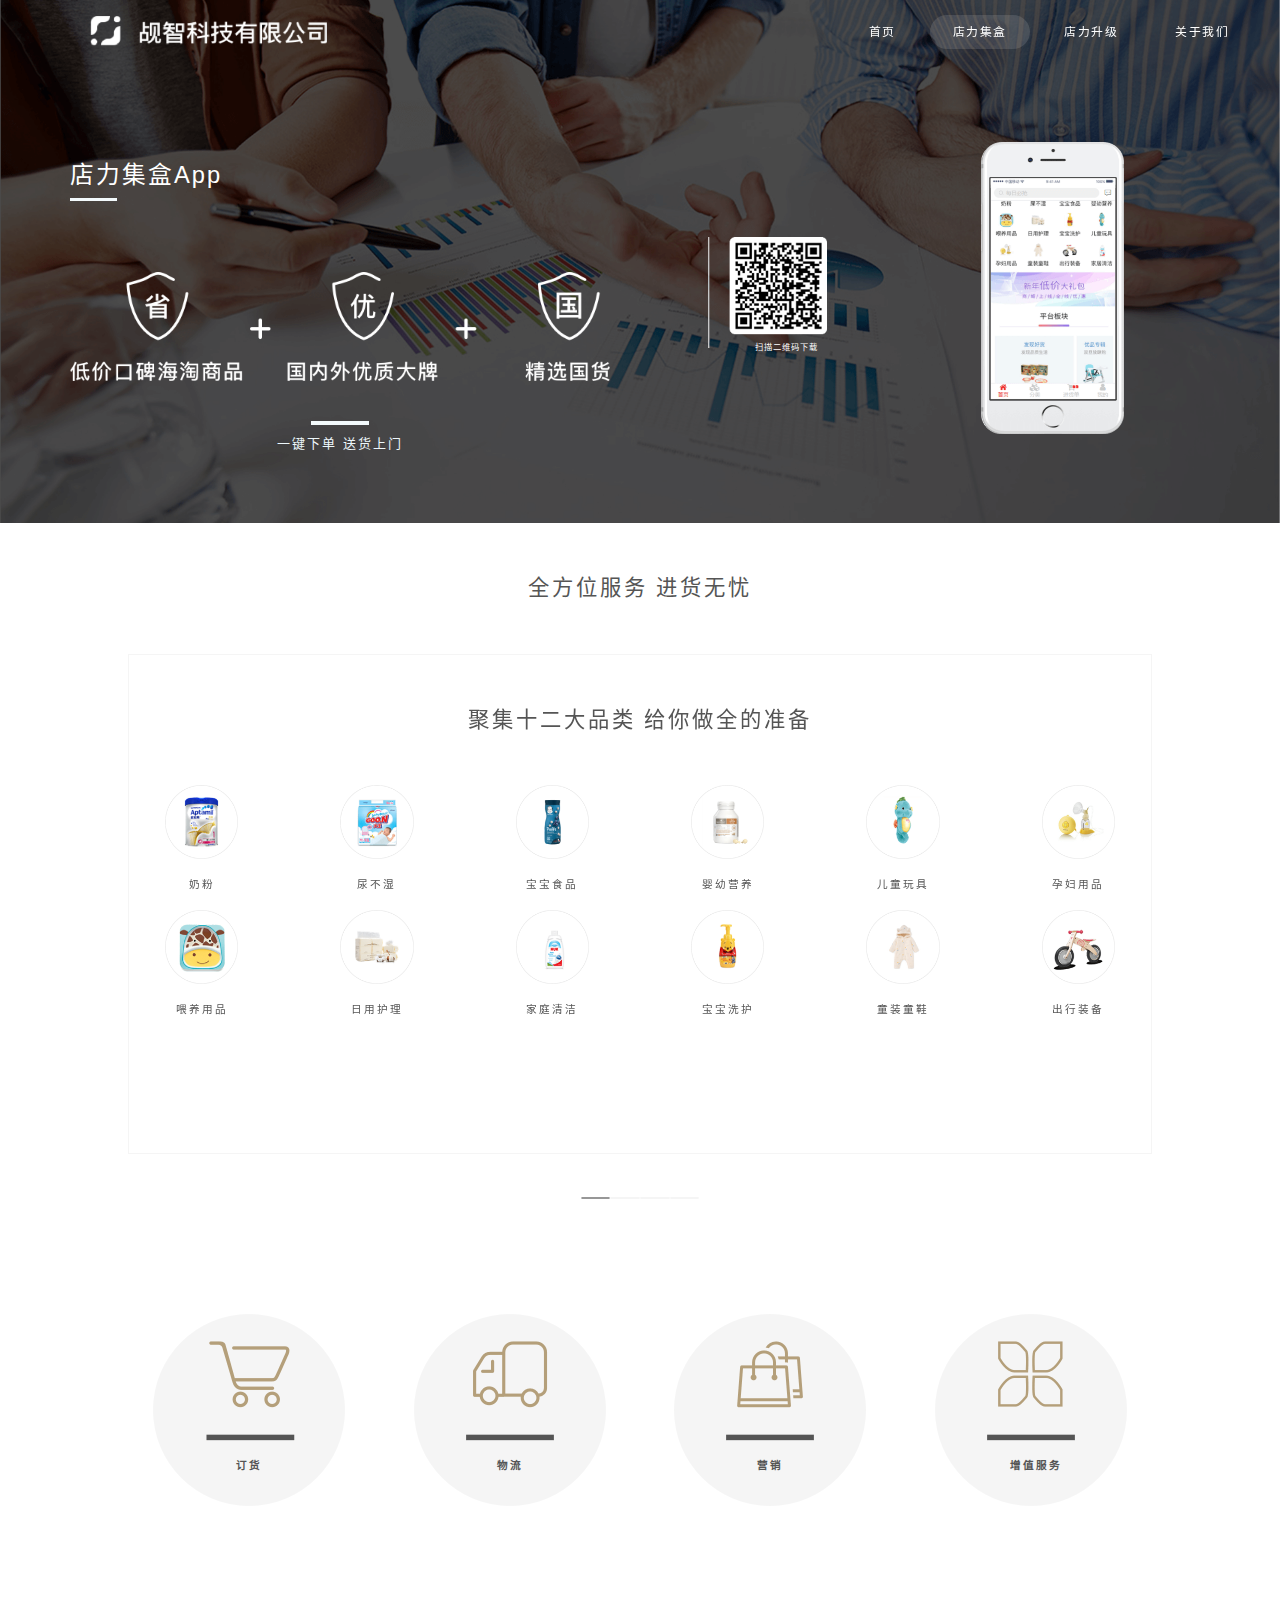
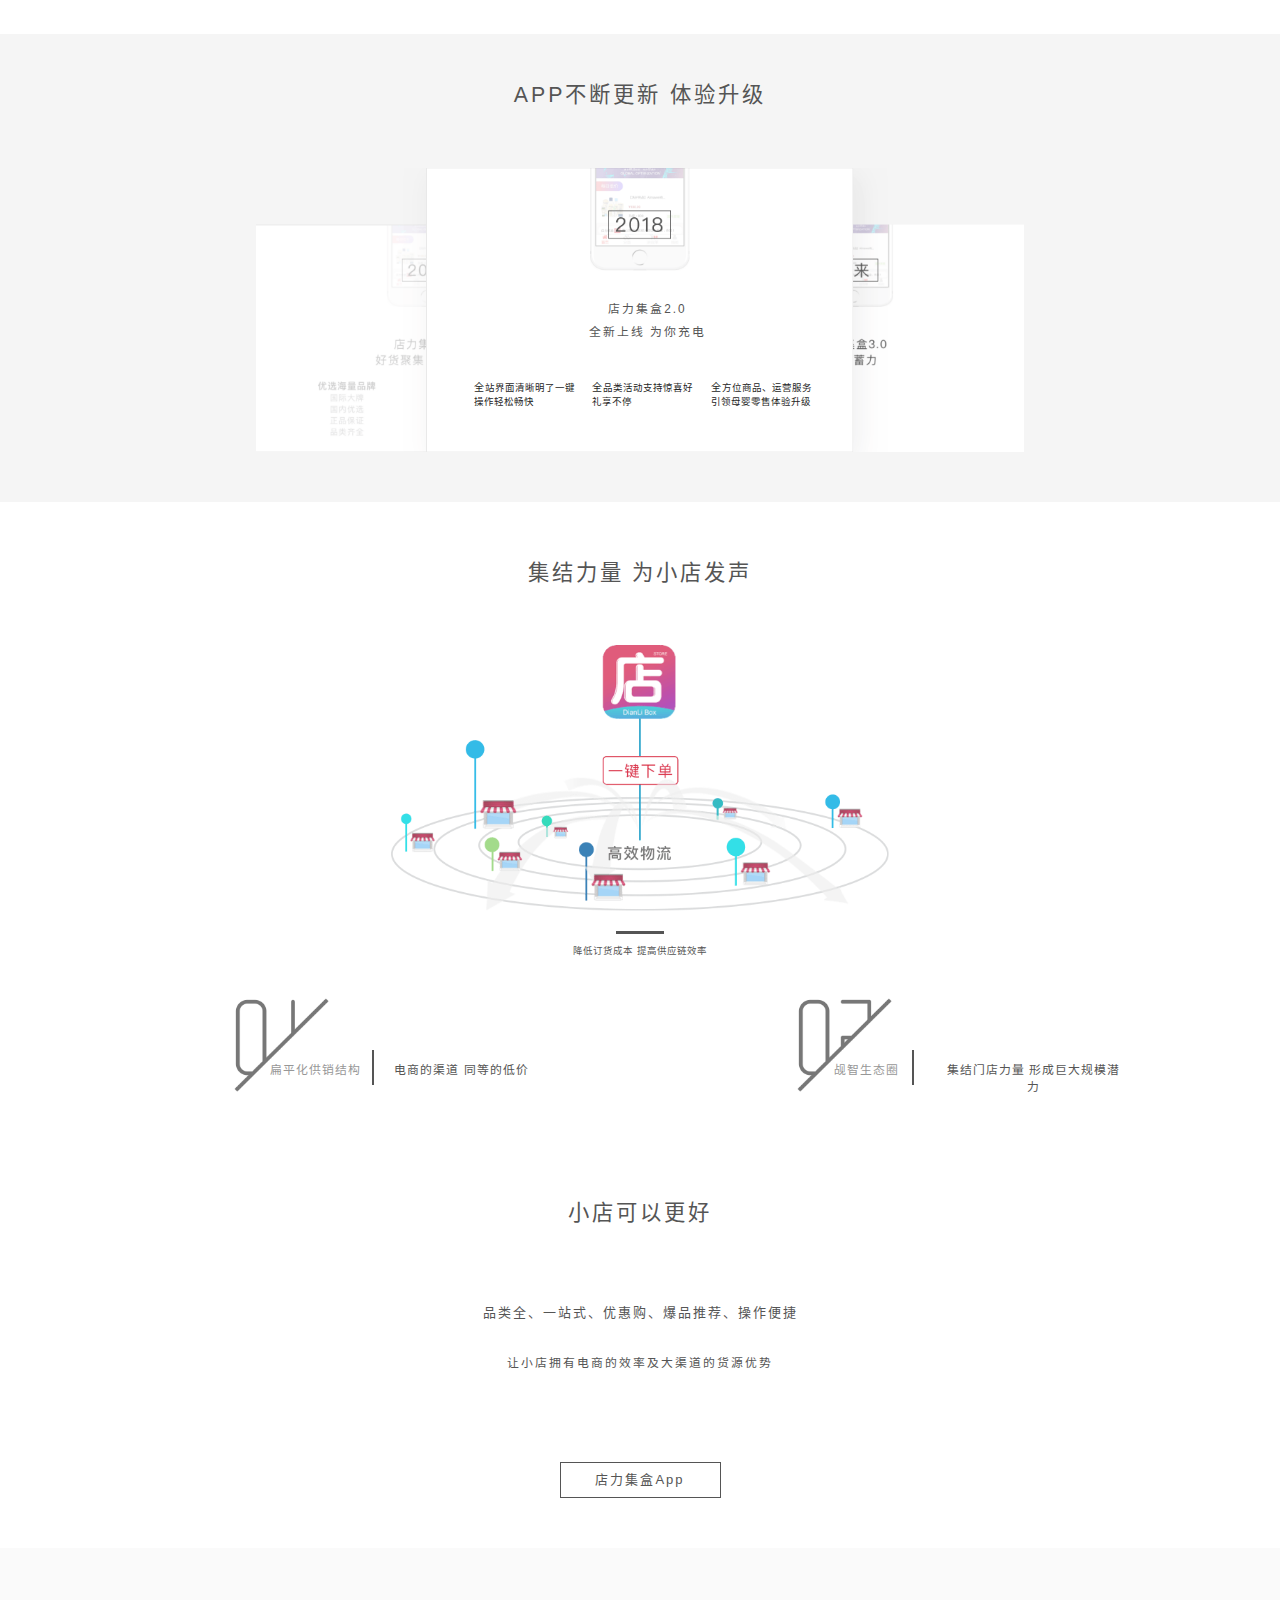
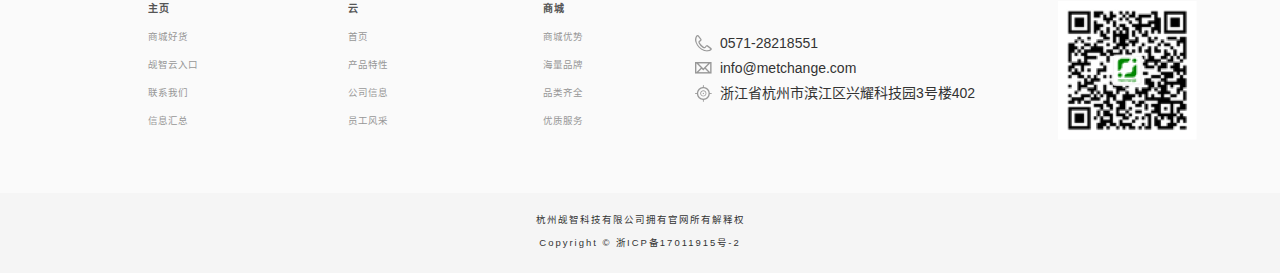
<file: app.html>
<!DOCTYPE html><html lang="zh-CN"><head><meta charset="utf-8"><meta http-equiv="X-UA-Compatible" content="IE=edge"><meta name="viewport" content="width=device-width, initial-scale=1"><title>杭州觇智科技有限公司</title><link rel="shortcut icon" href="favicon.ico"><link href="css/bootstrap.min.css" rel="stylesheet"><link href="css/common.css" rel="stylesheet"><link href="css/app.css" rel="stylesheet"><script>        window.onload = function () {        initPage();        getRem(1080, 100);        $("#topbar").scrollupbar()    };    window.onresize = function () {        getRem(1080, 100);        $("#topbar").scrollupbar()    };    function getRem(pwidth, prem) {        var html = document.getElementsByTagName("html")[0];        var oWidth = document.body.clientWidth || document.documentElement.clientWidth;        html.style.fontSize = oWidth / pwidth * prem + "px"    };</script><style>        #LoadingBar {        height: 1200px;        position: relative;    }    #LoadingBar .load-img {        position: absolute;        top: 25%;        left: 44%;;    }</style></head><body class="banner-word-parent"><div id="LoadingBar"><div class="load-img"><img src="img/load.gif" alt=""></div></div><div class="container-fluid" id="topBackground"><nav class="navbar navbar-default hp-nav-header" id="topbar"><div class="container-fluid"><div class="navbar-header"><button type="button" class="navbar-toggle collapsed" data-toggle="collapse"                        data-target="#bs-example-navbar-collapse-1" aria-expanded="false"><span class="sr-only">Toggle navigation</span><span                        class="icon-bar"></span><span class="icon-bar"></span><span class="icon-bar"></span></button><a class="navbar-brand hp-logo" href="#"><img alt="Brand"                                                              src="img/index/1920-1080-computer/logo@1920.png"></a></div><div class="collapse navbar-collapse" id="bs-example-navbar-collapse-1"><ul class="nav navbar-nav navbar-right"><li><a href="index.html">首页<span class="sr-only">(current)</span></a></li><li class="active"><a href="app.html">店力集盒</a></li><li><a href="better.html">店力升级</a></li><li><a href="aboutUs.html">关于我们</a></li></ul></div></div></nav><div id="app-header"><div class="container"><div class="row app-header-content"><div class="app-header-1 col-xs-12 col-sm-12 col-md-6 col-lg-6"><div class="app-header-1-center"><div class="app-header-1-center-h2Span"><h2 class="app-header-1-center-h2">店力集盒App</h2><span class="app-header-1-center-line1 visible-lg visible-md"></span></div><img                            class="img-responsive center-block" src="img/app/1920-1080-computer/banner00@1920.png"                            alt=""><span class="app-header-1-center-line2"></span><p>一键下单 送货上门</p></div></div><div class="app-header-2 col-xs-12 col-sm-12 col-md-3 col-lg-3"><div class="app-header-2-center"><img src="img/app/1920-1080-computer/App-erweima@1920.png" alt=""><p>扫描二维码下载</p></div></div><div class="app-header-3 col-xs-12 col-sm-12 col-md-3 col-lg-3"><img                        src="img/app/1920-1080-computer/Appshows@1920.png" alt=""></div></div></div></div></div><section id="banner"><span class="banner-title">全方位服务 进货无忧</span><div id="carousel-example-generic" class="carousel slide banner-content" data-ride="carousel"><ol class="carousel-indicators"><li data-target="#carousel-example-generic" data-slide-to="0" class="active"></li><li data-target="#carousel-example-generic" data-slide-to="1"></li><li data-target="#carousel-example-generic" data-slide-to="2"></li><li data-target="#carousel-example-generic" data-slide-to="3"></li></ol><div class="carousel-inner" role="listbox"><div class="item active"><div class="banner-content-1"><span class="banner-title">聚集十二大品类 给你做全的准备</span><div class="row banner-content-row"><div class="banner-content-div col-xs-4 col-sm-4 col-md-2 col-lg-2"><div><img src="img/app/1920-1080-computer/naifenicon@1920.png" alt=""><h4                                    class="banner-content-div-h4">奶粉</h4></div></div><div class="banner-content-div col-xs-4 col-sm-4 col-md-2 col-lg-2"><div><img src="img/app/1920-1080-computer/niaobushi.png" alt=""><h4                                    class="banner-content-div-h4">尿不湿</h4></div></div><div class="banner-content-div col-xs-4 col-sm-4 col-md-2 col-lg-2"><div><img src="img/app/1920-1080-computer/baobaoshipin.png" alt=""><h4                                    class="banner-content-div-h4">宝宝食品</h4></div></div><div class="banner-content-div col-xs-4 col-sm-4 col-md-2 col-lg-2"><div><img src="img/app/1920-1080-computer/yingyouyingyang.png" alt=""><h4                                    class="banner-content-div-h4">婴幼营养</h4></div></div><div class="banner-content-div col-xs-4 col-sm-4 col-md-2 col-lg-2"><div><img src="img/app/1920-1080-computer/ertongwanju.png" alt=""><h4                                    class="banner-content-div-h4">儿童玩具</h4></div></div><div class="banner-content-div col-xs-4 col-sm-4 col-md-2 col-lg-2"><div><img src="img/app/1920-1080-computer/yunfuchanpin.png" alt=""><h4                                    class="banner-content-div-h4">孕妇用品</h4></div></div><div class="banner-content-div col-xs-4 col-sm-4 col-md-2 col-lg-2"><div><img src="img/app/1920-1080-computer/weiyangyongpin.png" alt=""><h4                                    class="banner-content-div-h4">喂养用品</h4></div></div><div class="banner-content-div col-xs-4 col-sm-4 col-md-2 col-lg-2"><div><img src="img/app/1920-1080-computer/riyonghuli.png" alt=""><h4                                    class="banner-content-div-h4">日用护理</h4></div></div><div class="banner-content-div col-xs-4 col-sm-4 col-md-2 col-lg-2"><div><img src="img/app/1920-1080-computer/jiatingqingjie.png" alt=""><h4                                    class="banner-content-div-h4">家庭清洁</h4></div></div><div class="banner-content-div col-xs-4 col-sm-4 col-md-2 col-lg-2"><div><img src="img/app/1920-1080-computer/baobaoxihu.png" alt=""><h4                                    class="banner-content-div-h4">宝宝洗护</h4></div></div><div class="banner-content-div col-xs-4 col-sm-4 col-md-2 col-lg-2"><div><img src="img/app/1920-1080-computer/tongzhuangtongxie.png" alt=""><h4                                    class="banner-content-div-h4">童装童鞋</h4></div></div><div class="banner-content-div col-xs-4 col-sm-4 col-md-2 col-lg-2"><div><img src="img/app/1920-1080-computer/chuxingbibei.png" alt=""><h4                                    class="banner-content-div-h4">出行装备</h4></div></div></div></div></div><div class="item"><div class="banner-content-1 banner-content-2"><span class="banner-title banner-content-1-span">名创助力 高效为你</span><p class="banner-content-1-p">高效仓储物流对接名创仓库</p><img class="banner-content-1-img"                                                                       src="img/app/1920-1080-computer/wuliu.png"                                                                       alt=""></div></div><div class="item"><div class="banner-content-1 banner-content-3"><span class="banner-title banner-content-1-span">精选好货 为你而来</span><p class="banner-content-1-p">新品推荐、限时促销、节日礼包、全场满减</p><img class="banner-content-1-img-1"                                                                              src="img/app/1920-1080-computer/banner2-1.png"                                                                              alt=""><img class="banner-content-1-img-2"                                                                                          src="img/app/1920-1080-computer/banner2-2.png"                                                                                          alt=""><img                            class="banner-content-1-img-3" src="img/app/1920-1080-computer/banner2-3.png" alt=""></div></div><div class="item"><div class="banner-content-1 banner-content-4"><span                        class="banner-title banner-content-1-span">小店的力学指南</span><p class="banner-content-1-p1">全球优选好货+个性优质服务</p><p class="banner-content-1-p2">好货集合 店力升级</p><img class="banner-last-img"                                                                     src="img/app/1920-1080-computer/addbanner3.png"                                                                     alt=""></div></div></div></div></div></section><section id="banner01"><div class="row banner01-imgs"><div><div class="banner01-img col-xs-6 col-sm-6 col-md-3 col-lg-3"><img                    class="img-responsive center-block banner01-img-parent" src="img/app/1920-1080-computer/dinghuo.png"                    alt=""><span class="banner01-img-word0">订货</span></div><div class="banner01-img col-xs-6 col-sm-6 col-md-3 col-lg-3"><img                    class="img-responsive center-block banner01-img-parent-1"                    src="img/app/1920-1080-computer/wuliuicon1920.png" alt=""><span class="banner01-img-word1">物流</span></div><div class="banner01-img col-xs-6 col-sm-6 col-md-3 col-lg-3"><img                    class="img-responsive center-block banner01-img-parent-2"                    src="img/app/1920-1080-computer/yingxiaoicon.png" alt=""><span class="banner01-img-word2">营销</span></div><div class="banner01-img col-xs-6 col-sm-6 col-md-3 col-lg-3"><img                    class="img-responsive center-block banner01-img-parent-3"                    src="img/app/1920-1080-computer/addValueIcon.png" alt=""><span                    class="banner01-img-word3">增值服务</span></div></div></div></section><section id="appBetter"><h4 class="banner-title">APP不断更新 体验升级</h4><div><div class="appBetter-img-word"><img class="appBetter-img" src="img/app/1920-1080-computer/appBetter.png"                                             alt=""><div class="appBetter-title"><h4>店力集盒2.0</h4><h4>全新上线 为你充电</h4></div><div class="appBetter-title-row"><p class="appBetter-title-row-p1"><span>全</span>站界面清晰明了一键操作轻松畅快</p><p class="appBetter-title-row-p2"><span>全</span>品类活动支持惊喜好礼享不停</p><p class="appBetter-title-row-p3"><span>全</span>方位商品、运营服务引领母婴零售体验升级</p></div></div></div></div></section><section id="together"><h4 class="banner-title">集结力量 为小店发声</h4><img class="img-responsive center-block together-img"                                                                    src="img/app/1920-1080-computer/together.png"                                                                    alt=""><p class="together-line"></p><p class="together-p">降低订货成本 提高供应链效率</p><div><div class="together-col visible-lg visible-md col-md-6 col-lg-6"><img class="together-col-img"                                                                               src="img/app/1920-1080-computer/01icon@1920.png"                                                                               alt=""><p class="together-col-p1">扁平化供销结构</p><p class="together-col-p2"></p><p class="together-col-p3">电商的渠道 同等的低价</p></div><div class="together-col visible-lg visible-md col-md-6 col-lg-6"><img class="together-col-img"                                                                               src="img/app/1920-1080-computer/02icon@1920.png"                                                                               alt=""><p class="together-col-p4">觇智生态圈</p><p class="together-col-p5"></p><p class="together-col-p6">集结门店力量 形成巨大规模潜力</p></div></div></section><section id="moreBetter"><h4 class="banner-title moreBetter-word0">小店可以更好</h4><h4 class="moreBetter-word1">    品类全、一站式、优惠购、爆品推荐、操作便捷</h4><p class="moreBetter-word2">让小店拥有电商的效率及大渠道的货源优势</p><h4 class="moreBetter-word3">店力集盒App</h4></section><footer id="footer"><div class="container"><div class="row"><div class="footer-content-1 col-xs-6 col-sm-12 col-md-2 col-lg-2"><div class="footer-content-1-div"><ul><li><a href="#" class="footer-content-1-div-first-li">主页</a></li><li><a href="#">商城好货</a></li><li><a href="#">觇智云入口</a></li><li><a href="#">联系我们</a></li><li><a href="#">信息汇总</a></li></ul></div></div><div class="footer-content-2 col-xs-6 col-sm-12 col-md-2 col-lg-2"><div class="footer-content-2-div"><ul><li><a href="#" class="footer-content-1-div-first-li">云</a></li><li><a href="#">首页</a></li><li><a href="#">产品特性</a></li><li><a href="#">公司信息</a></li><li><a href="#">员工风采</a></li></ul></div></div><div class="footer-content-3 col-xs-6 col-sm-12 col-md-2 col-lg-2"><div class="footer-content-3-div"><ul><li><a href="#" class="footer-content-1-div-first-li">商城</a></li><li><a href="#">商城优势</a></li><li><a href="#">海量品牌</a></li><li><a href="#">品类齐全</a></li><li><a href="#">优质服务</a></li></ul></div></div><div class="footer-content-4 col-xs-6 col-sm-12 col-md-4 col-lg-4" id="us-company"><div class="footer-content-4-div"><div><img src="img/index/1920-1080-computer/footer-mobile.png" alt=""><span>0571-28218551</span></div><div><img src="img/index/1920-1080-computer/footer-email.png"                              alt=""><span>info@metchange.com</span></div><div><img src="img/index/1920-1080-computer/footer-location.png"                              alt=""><span>浙江省杭州市滨江区兴耀科技园3号楼402</span></div></div></div><div class="footer-content-5 col-xs-12 col-sm-12 col-md-2 col-lg-2"><div class="footer-content-5-div"><img src="img/index/1920-1080-computer/erweima@1920.png" alt=""></div></div></div></div></footer><section id="num"><div><p>杭州觇智科技有限公司拥有官网所有解释权</p><p>Copyright © 浙ICP备17011915号-2</p></div></section><script src="js/jquery.min.js"></script><script src="js/bootstrap.min.js"></script><script src="js/scroll-up-bar.js"></script><script>    function initPage() {    var objLoading = document.getElementById("LoadingBar");    if (objLoading != null) {        objLoading.style.display = "none";    }}</script></body></html>
</file>
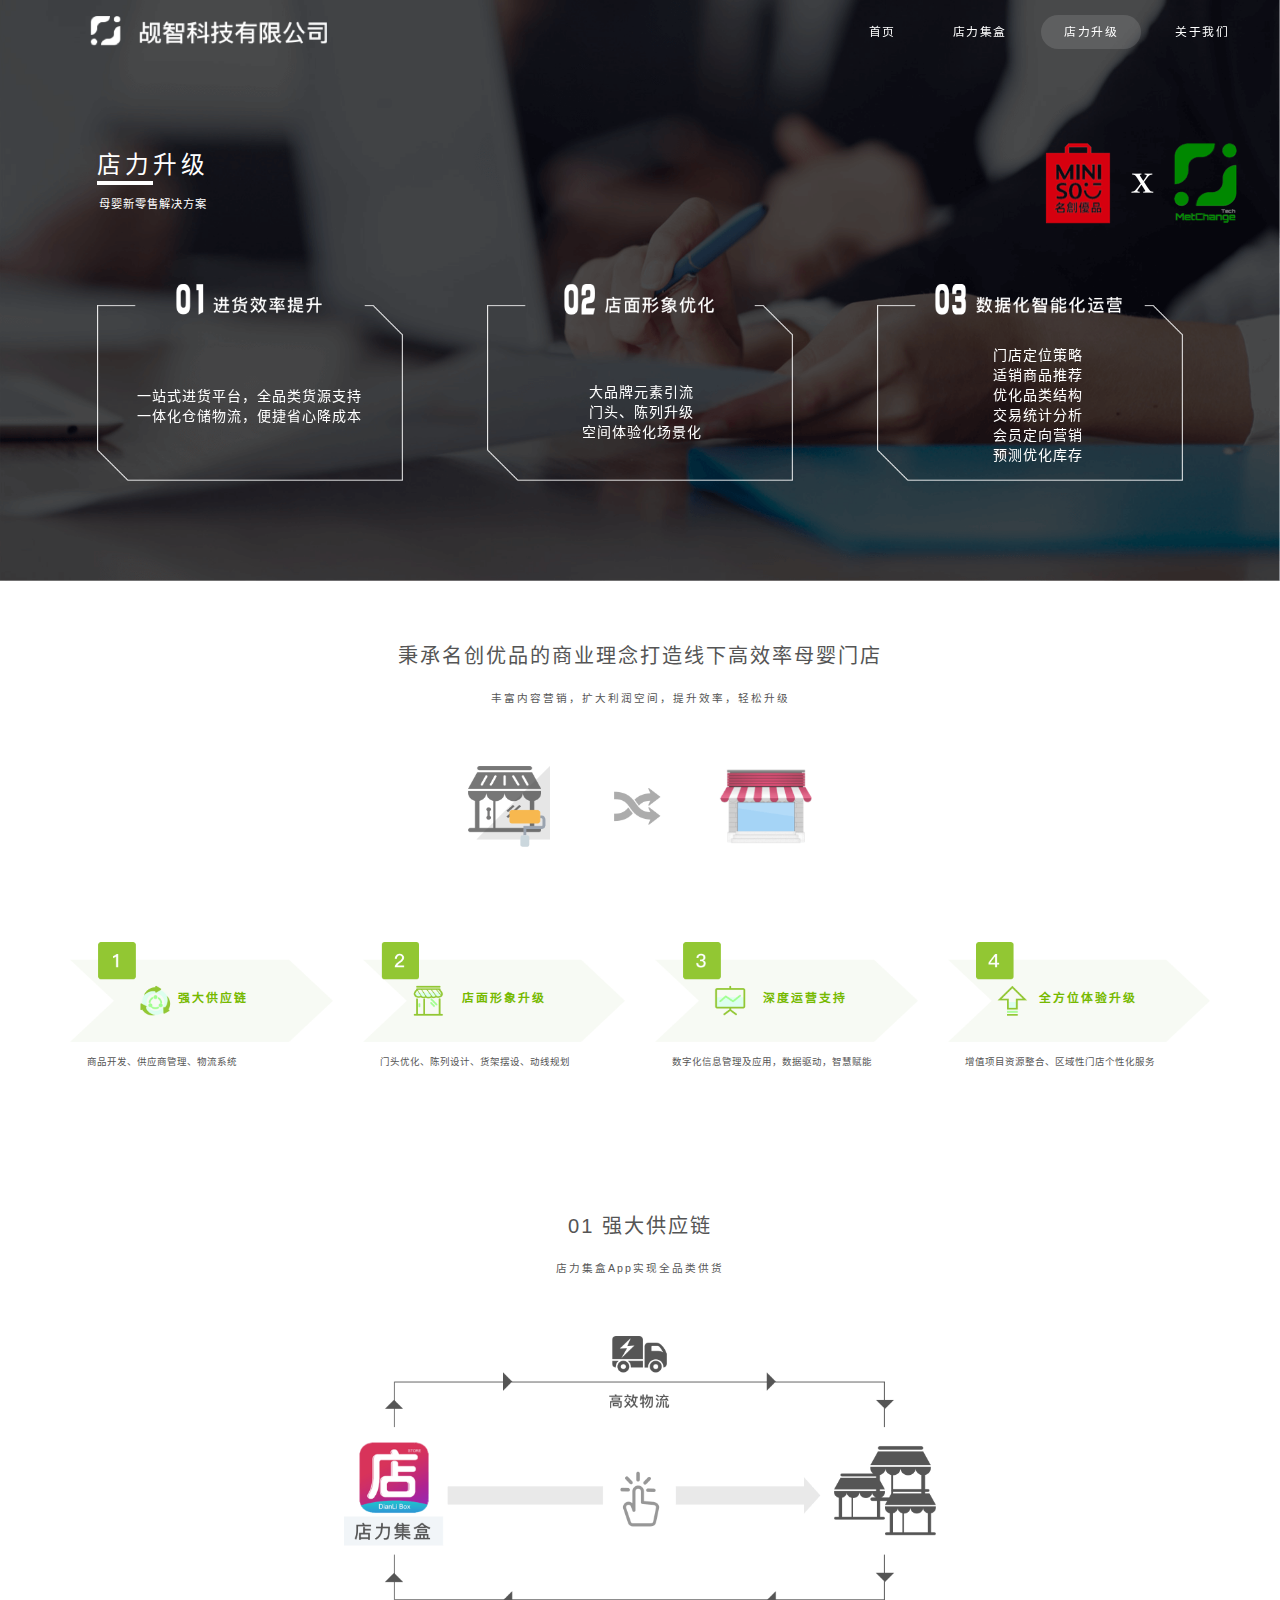
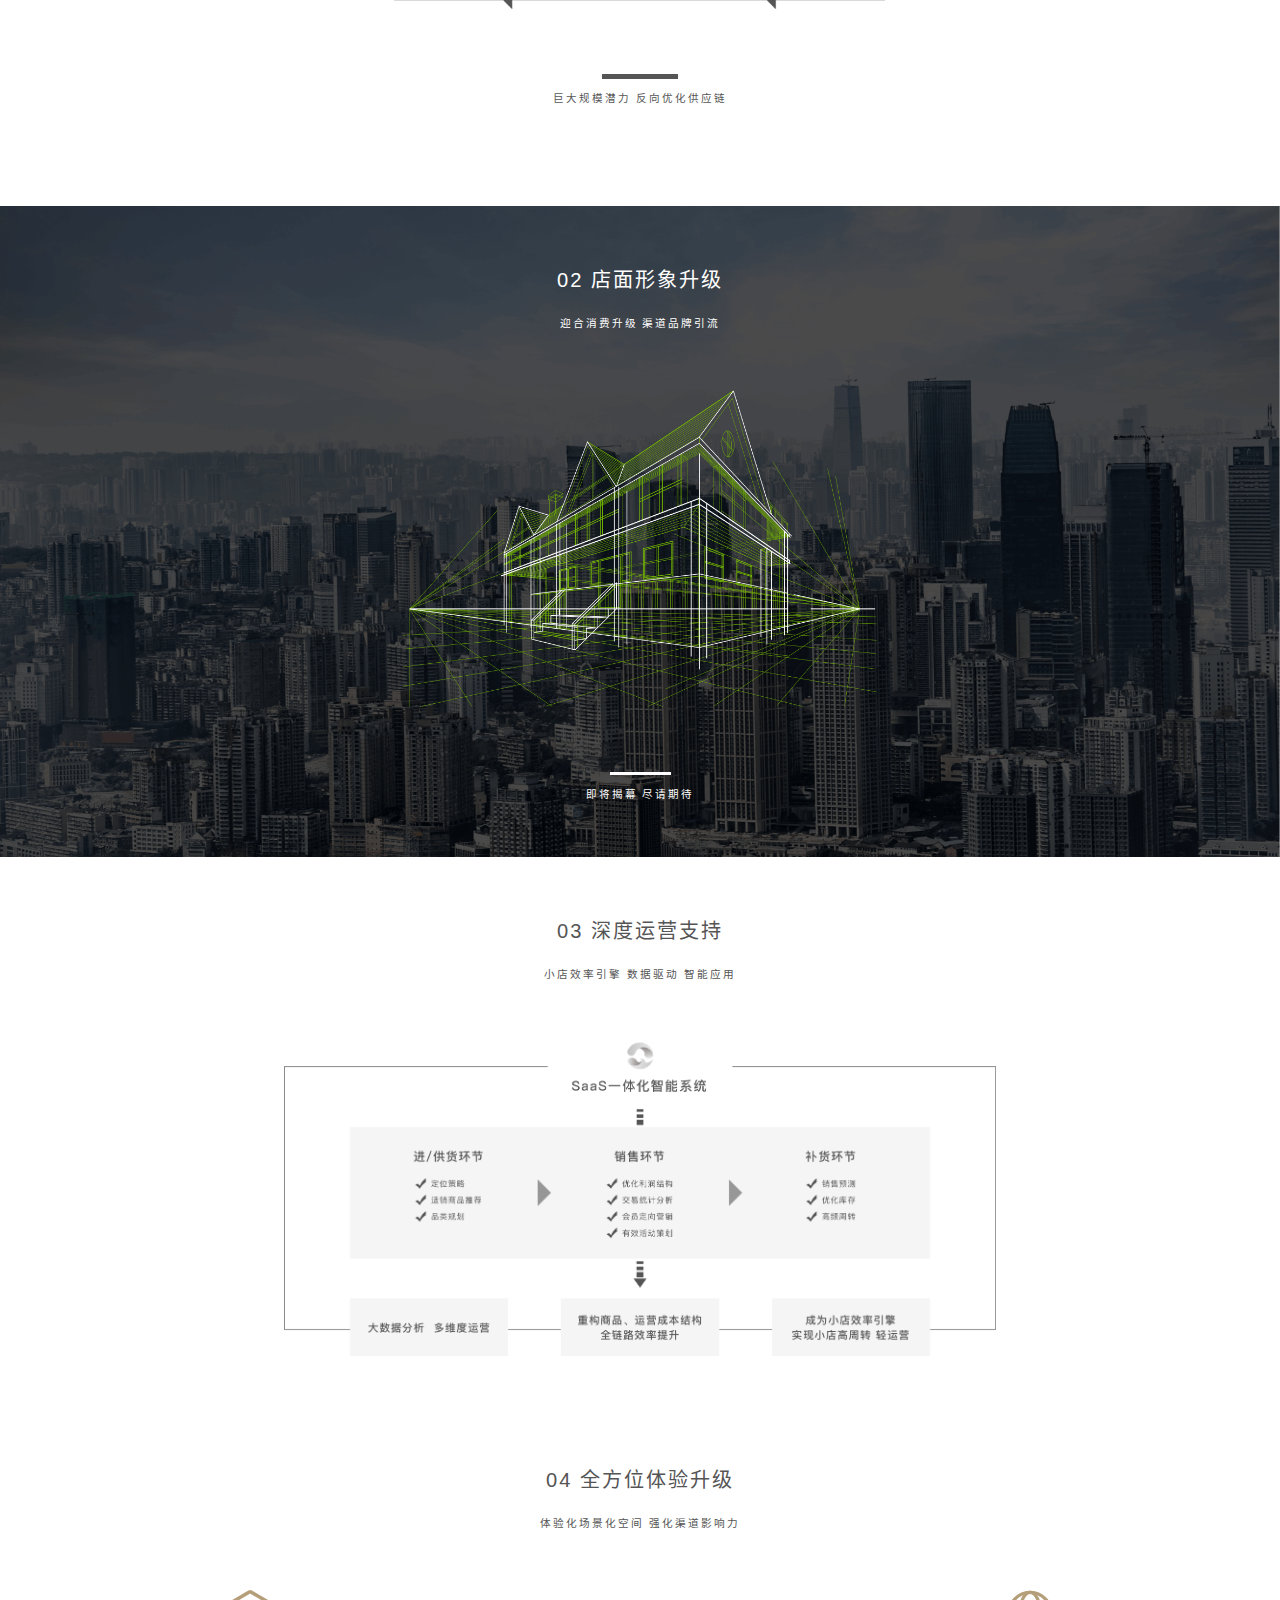
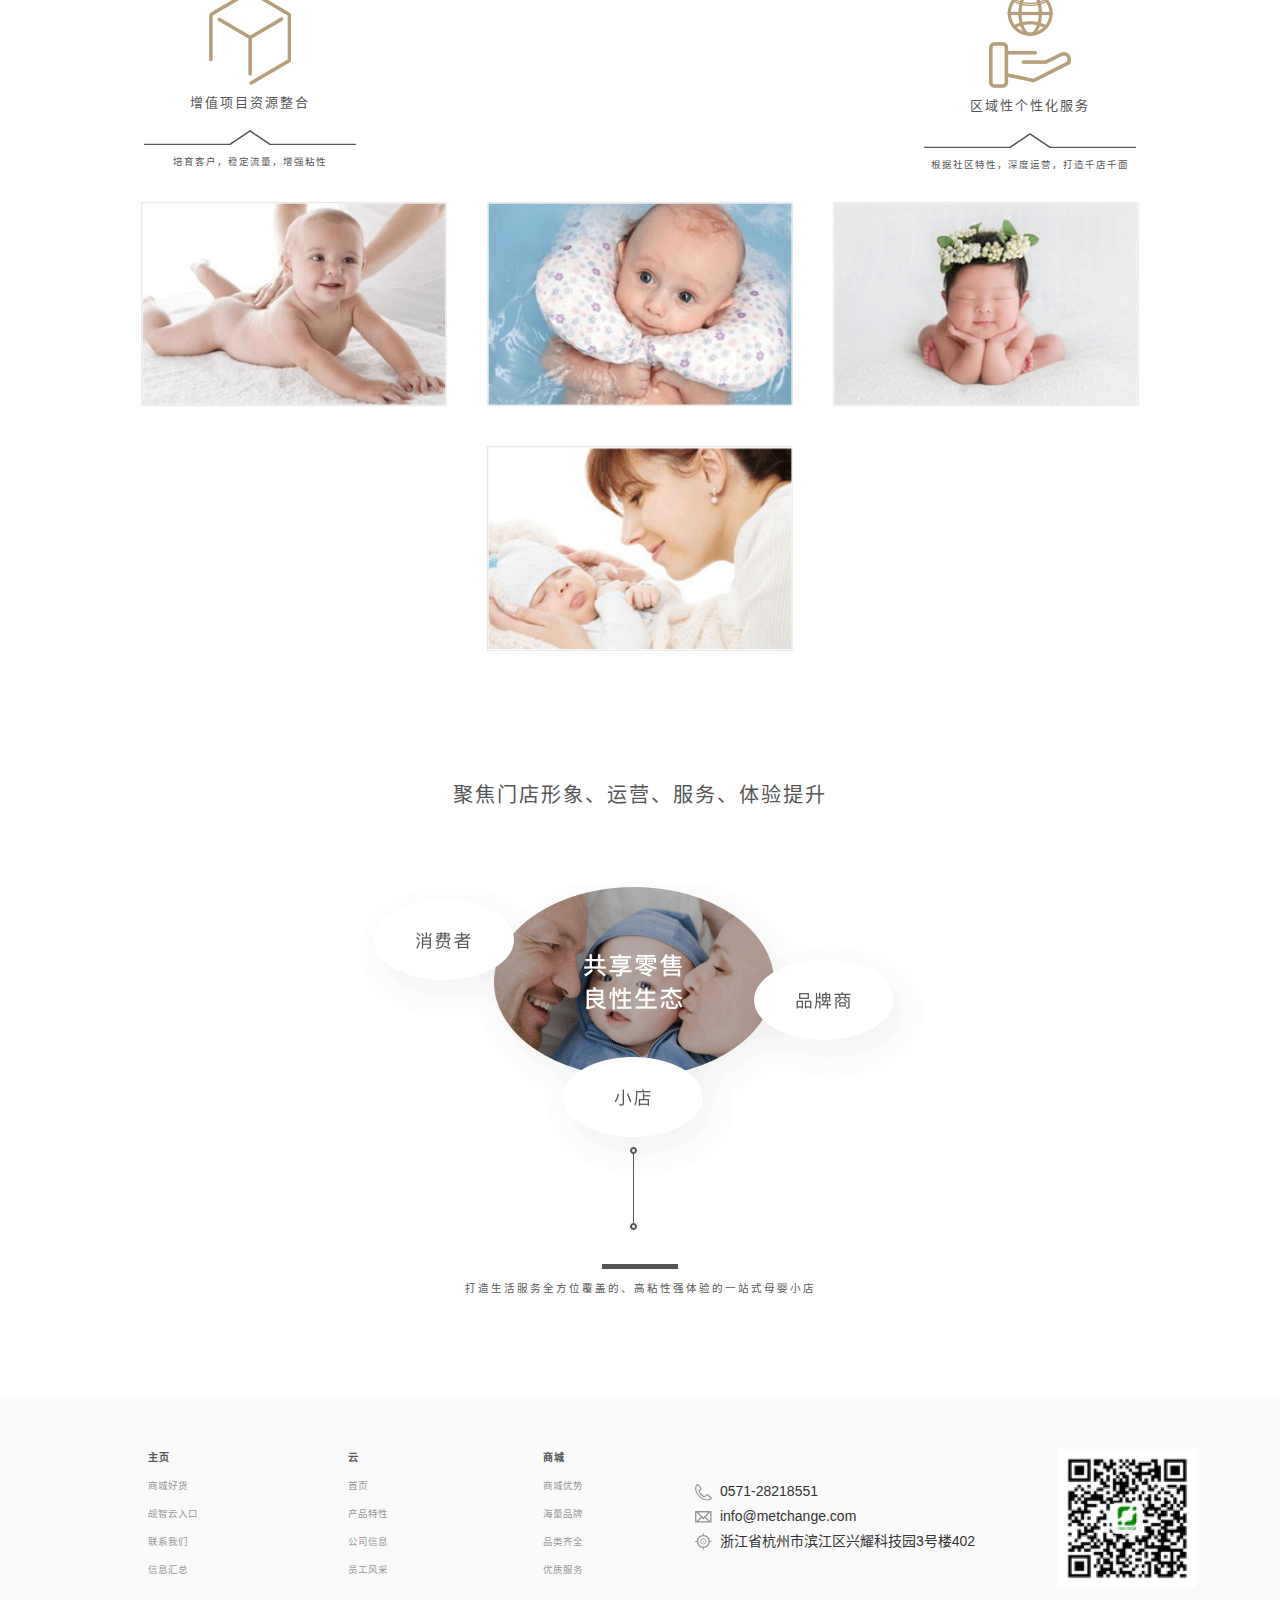
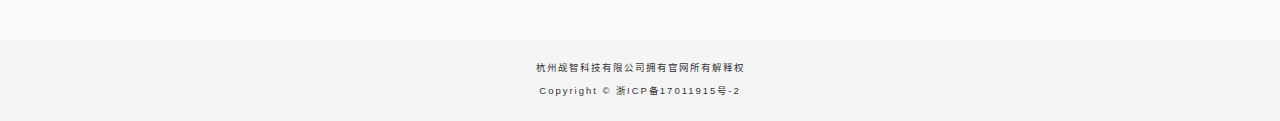
<file: better.html>
﻿<!DOCTYPE html><html lang="zh-CN"><head><meta charset="utf-8"><meta http-equiv="X-UA-Compatible" content="IE=edge"><meta name="viewport" content="width=device-width, initial-scale=1"><title>杭州觇智科技有限公司</title><link rel="shortcut icon" href="favicon.ico"><link href="css/bootstrap.min.css" rel="stylesheet"><link href="css/common.css" rel="stylesheet"><link href="css/better.css" rel="stylesheet"><script>        window.onload = function () {        initPage();        getRem(1080, 100);        $("#topbar").scrollupbar()    };    window.onresize = function () {        getRem(1080, 100);        $("#topbar").scrollupbar()    };    function getRem(pwidth, prem) {        var html = document.getElementsByTagName("html")[0];        var oWidth = document.body.clientWidth || document.documentElement.clientWidth;        html.style.fontSize = oWidth / pwidth * prem + "px"    };</script><style>        #LoadingBar {        height: 1200px;        position: relative;    }    #LoadingBar .load-img {        position: absolute;        top: 25%;        left: 44%;;    }</style></head><body class="banner-word-parent"><div id="LoadingBar"><div class="load-img"><img src="img/load.gif" alt=""></div></div><div class="container-fluid" id="topBackground"><nav class="navbar navbar-default navbar-inverse hp-nav-header" id="topbar"><div class="container-fluid"><div class="navbar-header"><button type="button" class="navbar-toggle collapsed" data-toggle="collapse"                        data-target="#bs-example-navbar-collapse-1" aria-expanded="false"><span class="sr-only">Toggle navigation</span><span                        class="icon-bar"></span><span class="icon-bar"></span><span class="icon-bar"></span></button><a class="navbar-brand hp-logo" href="#"><img alt="Brand"                                                              src="img/index/1920-1080-computer/logo@1920.png"></a></div><div class="collapse navbar-collapse" id="bs-example-navbar-collapse-1"><ul class="nav navbar-nav navbar-right"><li><a href="index.html">首页<span class="sr-only">(current)</span></a></li><li><a href="app.html">店力集盒</a></li><li class="active"><a href="better.html">店力升级</a></li><li><a href="aboutUs.html">关于我们</a></li></ul></div></div></nav><div id="better-header"><div class="container"><div class="row header-row-1"><div class="col-xs-12 col-sm-12 col-md-2 col-lg-2"><h5 class="better-header-title"><span>店力</span>升级</h5><h5 class="better-header-h5">母婴新零售解决方案</h5></div><div class="col-xs-12 col-sm-12 col-md-2 col-lg-2"></div><div class="col-xs-12 col-sm-12 col-md-2 col-lg-2"></div><div class="col-xs-12 col-sm-12 col-md-2 col-lg-2"></div><div class="col-xs-12 col-sm-12 col-md-2 col-lg-2"></div><div class="col-xs-12 col-sm-12 col-md-2 col-lg-2"><img                        src="img/better/1920-1080-computer/banner-logo@1920.png" alt=""></div></div><div class="row header-row-2"><div class="col-xs-12 col-sm-12 col-md-4 col-lg-4"><div class="header-row-2-img1"><img src="img/better/1920-1080-computer/banner-01@1920.png" alt=""><p class="header-row-2-img1-p">一站式进货平台，全品类货源支持 一体化仓储物流，便捷省心降成本</p></div></div><div class="col-xs-12 col-sm-12 col-md-4 col-lg-4"><div class="header-row-2-img2"><img src="img/better/1920-1080-computer/banner-02@1920.png" alt=""><p class="header-row-2-img2-p">大品牌元素引流 门头、陈列升级 空间体验化场景化</p></div></div><div class="col-xs-12 col-sm-12 col-md-4 col-lg-4"><div class="header-row-2-img3"><img src="img/better/1920-1080-computer/banner-031920.png" alt=""><p class="header-row-2-img3-p"> 门店定位策略 适销商品推荐 优化品类结构 交易统计分析 会员定向营销 预测优化库存</p></div></div></div></div></div></div><section id="partner"><div class="container"><h4 class="partner-title">秉承名创优品的商业理念打造线下高效率母婴门店</h4><p class="partner-info">丰富内容营销，扩大利润空间，提升效率，轻松升级</p><img class="partner-img img-responsive center-block"                                                                src="img/better/1920-1080-computer/betterappicon@1920.png"                                                                alt=""><div class="row partner-row"><div class="col-xs-12 col-sm-12 col-md-3 col-lg-3"><div><img class="partner-row-img1 img-responsive center-block"                          src="img/better/1920-1080-computer/01-bg@1920.png" alt=""><span class="partner-row-img1-word">强大供应链</span><p class="partner-row-info1 visible-lg">商品开发、供应商管理、物流系统</p></div></div><div class="col-xs-12 col-sm-12 col-md-3 col-lg-3"><div><img class="partner-row-img1 img-responsive center-block"                          src="img/better/1920-1080-computer/02-bg@1920.png" alt=""><span class="partner-row-img2-word">店面形象升级</span><p class="partner-row-info2 visible-lg">门头优化、陈列设计、货架摆设、动线规划</p></div></div><div class="col-xs-12 col-sm-12 col-md-3 col-lg-3"><div><img class="partner-row-img1 img-responsive center-block"                          src="img/better/1920-1080-computer/03-bg@1920.png" alt=""><span class="partner-row-img1-word">深度运营支持</span><p class="partner-row-info3 visible-lg">数字化信息管理及应用，数据驱动，智慧赋能</p></div></div><div class="col-xs-12 col-sm-12 col-md-3 col-lg-3"><div><img class="partner-row-img1 img-responsive center-block"                          src="img/better/1920-1080-computer/04-bg@1920.png" alt=""><span class="partner-row-img4-word">全方位体验升级</span><p class="partner-row-info4 visible-lg">增值项目资源整合、区域性门店个性化服务</p></div></div></div></div></section><section id="strength"><h4 class="partner-title">01 强大供应链</h4><p class="partner-info">店力集盒App实现全品类供货</p><div class="app-header-1-center"><img class="strength-img img-responsive center-block"                                          src="img/better/1920-1080-computer/strength.png" alt=""><span            class="strength-line"></span><p class="strength-p">巨大规模潜力 反向优化供应链</p></div></section><section id="image"><h4 class="partner-title image-color">02 店面形象升级</h4><p class="partner-info image-color">迎合消费升级 渠道品牌引流</p><div class="app-header-1-center"><img class="strength-img image-img img-responsive center-block"                                          src="img/better/1920-1080-computer/image-img@1920.png" alt=""><span            class="strength-line image-line"></span><p class="strength-p image-color">即将揭幕 尽请期待</p></div></section><section id="support"><h4 class="partner-title">03 深度运营支持</h4><p class="partner-info">小店效率引擎 数据驱动 智能应用</p><div class="app-header-1-center"><img class="strength-img support-img img-responsive center-block"                                          src="img/better/1920-1080-computer/support.png" alt=""></div></section><section id="experience"><h4 class="partner-title">04 全方位体验升级</h4><p class="partner-info">体验化场景化空间 强化渠道影响力</p><div class="container"><div class="row experience-content"><div class="col-xs-12 col-sm-12 col-md-4 col-lg-4"><div><img class="experience-img1 img-responsive center-block"                          src="img/better/1920-1080-computer/addValue-icon@1920.png" alt=""><h4                        class="experience-content-title">增值项目资源整合</h4><img                        class="experience-img2 img-responsive center-block"                        src="img/better/1920-1080-computer/fengexian.png" alt=""><p class="experience-content-info">培育客户，稳定流量，增强粘性</p></div></div><div class="col-xs-12 col-sm-12 col-md-4 col-lg-4"></div><div class="col-xs-12 col-sm-12 col-md-4 col-lg-4"><div><img class="experience-img1 img-responsive center-block"                          src="img/better/1920-1080-computer/divial-icon.png" alt=""><h4                        class="experience-content-title">区域性个性化服务</h4><img                        class="experience-img2 img-responsive center-block"                        src="img/better/1920-1080-computer/fengexian.png" alt=""><p class="experience-content-info">根据社区特性，深度运营，打造千店千面</p></div></div></div></div><div class="imgs"><img src="img/better/1920-1080-computer/img01@1920.png" alt=""><img            src="img/better/1920-1080-computer/img02@1920.png" alt=""><img            src="img/better/1920-1080-computer/img03@1920.png" alt=""><img            src="img/better/1920-1080-computer/img04@1920.png" alt=""></div></section><section id="focus"><h4 class="partner-title">聚焦门店形象、运营、服务、体验提升</h4><p class="partner-info"></p><div><img class="img-responsive center-block" src="img/better/1920-1080-computer/focus.png" alt=""></div><span class="strength-line focus-line"></span><p class="strength-p">打造生活服务全方位覆盖的、高粘性强体验的一站式母婴小店</p></section><footer id="footer"><div class="container"><div class="row"><div class="footer-content-1 col-xs-6 col-sm-12 col-md-2 col-lg-2"><div class="footer-content-1-div"><ul><li><a href="#" class="footer-content-1-div-first-li">主页</a></li><li><a href="#">商城好货</a></li><li><a href="#">觇智云入口</a></li><li><a href="#">联系我们</a></li><li><a href="#">信息汇总</a></li></ul></div></div><div class="footer-content-2 col-xs-6 col-sm-12 col-md-2 col-lg-2"><div class="footer-content-2-div"><ul><li><a href="#" class="footer-content-1-div-first-li">云</a></li><li><a href="#">首页</a></li><li><a href="#">产品特性</a></li><li><a href="#">公司信息</a></li><li><a href="#">员工风采</a></li></ul></div></div><div class="footer-content-3 col-xs-6 col-sm-12 col-md-2 col-lg-2"><div class="footer-content-3-div"><ul><li><a href="#" class="footer-content-1-div-first-li">商城</a></li><li><a href="#">商城优势</a></li><li><a href="#">海量品牌</a></li><li><a href="#">品类齐全</a></li><li><a href="#">优质服务</a></li></ul></div></div><div class="footer-content-4 col-xs-6 col-sm-12 col-md-4 col-lg-4" id="us-company"><div class="footer-content-4-div"><div><img src="img/index/1920-1080-computer/footer-mobile.png" alt=""><span>0571-28218551</span></div><div><img src="img/index/1920-1080-computer/footer-email.png"                              alt=""><span>info@metchange.com</span></div><div><img src="img/index/1920-1080-computer/footer-location.png" alt=""><span>浙江省杭州市滨江区兴耀科技园3号楼402</span></div></div></div><div class="footer-content-5 col-xs-12 col-sm-12 col-md-2 col-lg-2"><div class="footer-content-5-div"><img src="img/index/1920-1080-computer/erweima@1920.png" alt=""></div></div></div></div></footer><section id="num"><div><p>杭州觇智科技有限公司拥有官网所有解释权</p><p>Copyright © 浙ICP备17011915号-2</p></div></section><script src="js/jquery.min.js"></script><script src="js/bootstrap.min.js"></script><script src="js/scroll-up-bar.js"></script><script>    function initPage() {    var objLoading = document.getElementById("LoadingBar");    if (objLoading != null) {        objLoading.style.display = "none";    }}</script></body></html>
</file>
<file: css/common.css>
ul{list-style:none}body{text-align:center;margin:0 auto;max-height:99999px;min-height:1px}#topbar{position:fixed;top:0;left:0;width:100%}.navbar{margin-bottom:0}.navbar-default{background-color:transparent;border-color:transparent;height:50px}.navbar-default .navbar-nav>.active>a,.navbar-default .navbar-nav>.active>a:focus,.navbar-default .navbar-nav>.active>a:hover{color:#fff;background:rgba(255,255,255,0.12);border-radius:20px}.navbar-default .navbar-nav>li>a{letter-spacing:1.6px;color:#fff;font-size:.1rem;margin:.115rem .1rem 0rem 0rem;padding:.06rem .19rem}.navbar>.container .navbar-brand,.navbar>.container-fluid .navbar-brand{margin-left:.5rem}@media(max-width:768px){.navbar-collapse{margin-right:.8rem;background-color:#373736}}#topBackground{padding:0;text-align:center;margin:0 auto}.banner-word-parent{position:relative}.hp-nav-header{position:absolute;top:0;width:100%;z-index:999}.hp-logo img{width:2rem}.banner-word{width:5.8rem;height:2.15rem;position:absolute;left:50%;top:50%;margin-left:-2.9rem;margin-top:-1.075rem}.banner-img3{width:3rem;margin:-0.35rem auto}.inst-span{display:inline-block;width:.4rem;height:5px;background-color:#fff;margin-top:.78rem}.inst-h4{color:#fff;letter-spacing:2px;font-size:.14rem;font-weight:300}.inst-1,.inst-2{color:#fff;letter-spacing:2px;font-size:.14rem;font-weight:300}.inst-2{margin:.30rem 0rem .5rem 0rem}#footer{background-color:#fafafa;text-align:left}#footer .container{height:100%}.footer-content-1,.footer-content-2,.footer-content-3,.footer-content-4,.footer-content-5{height:126px;display:flex;justify-content:center;align-items:center;margin:.5rem 0}.footer-content-1-div ul>li>a,.footer-content-2-div ul>li>a,.footer-content-3-div ul>li>a{color:#979797;letter-spacing:1px;font-size:.08rem;line-height:28px}.footer-content-1-div ul>li>.footer-content-1-div-first-li,.footer-content-2-div ul>li>.footer-content-1-div-first-li,.footer-content-3-div ul>li>.footer-content-1-div-first-li{color:#555;letter-spacing:1px;font-size:.085rem;font-weight:600}.footer-content-4-div>div{margin-bottom:5px}.footer-content-4-div>div>img{margin-right:8px}#num{height:80px;background-color:rgba(0,0,0,0.04);text-align:center;padding-top:20px;letter-spacing:2px;font-size:.08rem}#banner .carousel-indicators .active{width:.25rem;height:2px;margin:0;border:1px solid #979797}#banner .carousel-indicators li{width:.25rem;height:2px;cursor:pointer;border:1px solid #f5f5f5;margin:0}
</file>
<file: css/index.css>
.glyphicon-chevron-left:before,.glyphicon-chevron-right:before{content:""}.carousel-indicators .active,.carousel-indicators li{display:inline-block;width:.3rem;height:1px;background:rgba(255,255,255,0.70);margin:0 5px}.carousel-indicators li{display:inline-block;width:.3rem;height:1px;text-indent:-999px;background-color:rgba(255,255,255,0.30);border:1px solid rgba(255,255,255,0.30)}.navbar-default .navbar-nav>li>a{letter-spacing:1.6px;color:#fff;font-size:.1rem;margin:.115rem .1rem 0rem 0rem;padding:.06rem .19rem}.navbar>.container .navbar-brand,.navbar>.container-fluid .navbar-brand{margin-left:.5rem}.navbar-right{margin-right:.8rem}@media(min-width:769px){#topBackground{padding:0;text-align:center;margin:0 auto}.banner-word-parent{position:relative}.hp-nav-header{position:absolute;top:0;width:100%;z-index:999}.hp-logo img{width:1.8rem}.banner-word{width:5.8rem;height:2.15rem;position:absolute;left:50%;top:50%;margin-left:-2.9rem;margin-top:-1.075rem}.banner-img{padding:.2rem .35rem;border-bottom:2px solid #fff}.banner-img3{width:3rem;margin:-0.35rem auto}.inst-span{display:inline-block;width:.4rem;height:5px;background-color:#fff;margin-top:.78rem}.inst-h4{color:#fff;letter-spacing:2px;font-size:.14rem;font-weight:300}.inst-1,.inst-2{color:#fff;letter-spacing:2px;font-size:.14rem;font-weight:300}.carousel-inner>.item>a>img,.carousel-inner>.item>img{line-height:1;width:100%;height:900px}.inst-2{margin:.30rem 0rem .5rem 0rem}.contact-us-header{color:#fff;font-size:.11rem;padding:.06rem .13rem;border:1px solid #fff;letter-spacing:.02rem;border-radius:.15rem;margin-bottom:.3rem}#companyProduct{overflow:hidden}.hp-companyProduct{width:1.3rem;float:left;color:#555;font-size:.24rem;letter-spacing:2px;margin:.2rem 0rem .4rem 0rem}.hp-help{float:left;color:#252525;font-size:.08rem;letter-spacing:1px;margin:.32rem 0rem .4rem 0rem;border-left:2px solid #000;padding-left:.1rem}.hp-view{float:left;color:#979797;font-size:.085rem;letter-spacing:1px;margin:.32rem 0rem .4rem 0rem;padding-left:.1rem}.app-system-better-all{margin:0 auto}.app-system-better{width:100%;height:350px;margin-right:.3rem}.app-system-better-first,.app-system-better-middle,.app-system-better-last{margin:0 auto;line-height:.17rem;text-align:left;padding-left:.3rem}.app-system-better-first{width:1.45rem}.app-system-better-middle{width:1.6rem}.app-system-better-last{width:1.2rem}.app-system-better-middle .list-group{overflow:hidden}.app-system-better-middle .list-group li{float:left;padding-right:.017rem}.app-system-better-first .list-group li img,.app-system-better-middle .list-group li img,.app-system-better-last img{width:18px;margin-right:10px}.app-system-better-first .list-group li span,.app-system-better-middle .list-group li span,.app-system-better-last .list-group li span{font-size:.08rem;color:#555;letter-spacing:1px}.app-system-better-h3{font-size:.15rem;color:#76b900;letter-spacing:2px}.app-system-better-p{font-size:.08rem;color:#979797;letter-spacing:2px;line-height:.13rem}.app-system-better-h4{font-size:.1rem;color:#555;letter-spacing:1px}#service{background:url("../img/index/1920-1080-computer/companyservice1920.png") no-repeat;background-size:100% 100%;height:640px;position:relative}#service-border{width:3.6rem;height:1.5rem;margin:auto;position:absolute;left:50%;top:50%;margin-left:-1.8rem;margin-top:-0.75rem}.service-title{color:#fff;font-size:.2rem;letter-spacing:3px;padding:.4rem 0 .1rem 0}.service-info{font-size:.1rem;color:#fff;letter-spacing:3px;margin-bottom:70px;font-weight:300}#service-border ul{padding:.3rem 0}#service-border ul li{color:#fff;font-size:.125rem;line-height:.35rem;letter-spacing:2px;font-weight:300}#news{height:640px;background-color:#fff}#news .media{width:100%;height:460px}#news .media-object{width:3rem}#news .media-body{width:5rem;text-align:left;padding-top:.45rem}#news .media-body .media-heading{font-size:.15rem;color:#555;letter-spacing:1px;padding-bottom:5px}#news .media-body p{font-size:.1rem;color:#555;letter-spacing:1px;line-height:.2rem}.hp-grow{text-align:left;color:#555;font-size:.24rem;letter-spacing:2px;margin:.2rem 0rem .4rem 0rem}.process-background-img{width:100%;position:relative;padding:0;margin:0}.process-background-img>img{width:100%}.process-title{position:absolute;top:0;left:46%;color:#fff}.process-background-img-info{width:100%}.processWord-1,.processWord-2{display:block;position:absolute;font-size:.08rem;left:21%;top:28%;font-weight:100;color:#fff;letter-spacing:2px}.processWord-2{left:43%;top:16%;font-size:.08rem;width:1.55rem}.processWord-2 h4,.processWord-4 h4,.processWord-5 h4{color:#fff;font-weight:100;font-size:.1rem;letter-spacing:2px}.processWord-2 p,.processWord-4 p,.processWord-5 p{color:#fff;font-weight:100;letter-spacing:2px}.processWord-3 p{color:#fff;position:absolute;font-size:.085rem;left:7.8rem;top:32%;font-weight:100;letter-spacing:2px;width:2rem}.processWord-4{position:absolute;left:8.5%;top:71%;font-size:.08rem;width:1.75rem}.processWord-5{position:absolute;left:30%;top:72%;font-size:.08rem;width:2.2rem}
    .processWord-6 p{width:.8rem;color:#fff;position:absolute;top:84%;font-size:.1rem;left:56%;letter-spacing:1px}}.grow-content-1{height:280px;justify-content:center;align-items:center;display:flex;position:relative}.grow-content-1-first{display:block}.grow-content-3-div-img{height:180px;background:url("../img/index/1920-1080-computer/relax1920.png") no-repeat;background-size:100% 100%;display:flex;justify-content:center;align-items:center}.grow-content-1-second-info{width:100%;font-size:.085rem;letter-spacing:1px;padding:15px 0}.grow-content-3-div-img div>h5{color:#76b900;font-size:.09rem}.grow-content-1-second{display:none}.grow-content-1:hover .grow-content-1-second{position:absolute;top:0;left:0;border:1px solid #e9e9e9;display:block;height:300px;padding:20px}@media(max-width:767px){.navbar-default .navbar-nav>li>a{letter-spacing:1.6px;color:#fff;font-size:13px;margin:.115rem .1rem 0rem 0rem;padding:.06rem .19rem}#topBackground{padding:0;text-align:center}.banner-word-parent{position:relative}.hp-nav-header{position:absolute;top:0;width:100%;z-index:999}.banner-word{width:4rem;height:4rem;position:absolute;left:50%;top:50%;margin-left:-2rem;margin-top:-2rem}.banner-img{padding:.2rem .35rem;border-bottom:2px solid #fff}.hp-companyProduct{margin:.4rem}.hp-logo img{width:4rem}.inst-span{display:inline-block;width:.4rem;height:5px;background-color:#fff;margin-top:.78rem}.banner-word-2{width:6rem;left:37%;top:57%;height:4rem;position:absolute}.inst-h4{color:#fff;letter-spacing:2px;font-size:.14rem;font-weight:300}.inst-1,.inst-2{color:#fff;letter-spacing:2px;font-size:.22rem;line-height:18px;font-weight:300}.carousel-inner>.item>a>img,.carousel-inner>.item>img{line-height:1;width:100%;height:390px}.inst-2{margin:.30rem 0rem .5rem 0rem}.contact-us-header{color:#fff;font-size:.11rem;padding:.06rem .13rem;border:1px solid #fff;letter-spacing:2px;border-radius:2px}.app-system-better{margin-bottom:.6rem;padding-bottom:.5rem}.app-system-better-all{margin:0 auto}.app-system-better-first,.app-system-better-middle,.app-system-better-last{margin:0 auto;line-height:.55rem;text-align:left;padding:0rem 0rem 0rem 1rem}.app-system-better-first{width:5.5rem}.app-system-better-middle{width:5.5rem}.app-system-better-last{width:5.5rem}.app-system-better-middle .list-group{overflow:hidden}.app-system-better-middle .list-group li{float:left}.app-system-better-first .list-group li img,.app-system-better-middle .list-group li img,.app-system-better-last img{width:.3rem}.app-system-better-first .list-group li span,.app-system-better-middle .list-group li span,.app-system-better-last .list-group li span{font-size:13px;color:#555;padding-left:3px;letter-spacing:1px}.app-system-better-h3{font-size:15px;color:#76b900;letter-spacing:2px}.app-system-better-p{font-size:13px;color:#979797;letter-spacing:1px;line-height:17px}.app-system-better-h4{font-size:14px;color:#555;letter-spacing:1px}#service{height:425px;background:url("../img/index/1920-1080-computer/companyservice1920.png") no-repeat;background-size:100% 100%;position:relative}#service-border{width:6rem;height:2.4rem;margin:auto;position:absolute;left:17%;top:40%}#service-border ul{width:100%}#service-border ul li{color:#fff;font-size:12px;line-height:15px;letter-spacing:1px;font-weight:300}.service-title{color:#fff;font-size:18px;letter-spacing:3px;padding:.4rem 0 .1rem 0}.service-info{font-size:14px;color:#fff;letter-spacing:3px;margin-bottom:42px;font-weight:300;padding:0 .6rem}#news{height:312px}#news .media{width:100%;height:460px}#news .media-object{width:3rem}#news .media-body{text-align:left;padding-top:.45rem}#news .media-body .media-heading{font-size:15px;color:#555;letter-spacing:1px;padding-bottom:5px}#news .media-body p{font-size:14px;color:#555;letter-spacing:1px;line-height:.5rem}#process{background:url("../img/index/1920-1080-computer/mobileprocess.png") no-repeat;background-size:contain;height:290px;position:relative}.hp-grow{text-align:center;color:#555;font-size:22px;letter-spacing:2px}.footer-content-1-div ul>li>a,.footer-content-2-div ul>li>a,.footer-content-3-div ul>li>a{color:#979797;letter-spacing:1px;font-size:13px;line-height:28px}.footer-content-1-div ul>li>.footer-content-1-div-first-li,.footer-content-2-div ul>li>.footer-content-1-div-first-li,.footer-content-3-div ul>li>.footer-content-1-div-first-li{color:#555;letter-spacing:1px;font-size:13px;font-weight:600}#num{height:80px;background-color:rgba(0,0,0,0.04);text-align:center;padding-top:20px;letter-spacing:2px;font-size:13px}}#grow{margin-bottom:30px}.grow-end{margin:30px 0 25px 0;overflow:hidden;display:flex;justify-content:center;align-items:center}.grow-end-title1,.grow-end-title3{float:left;width:.3rem;height:2px;background-color:#555}.grow-end-title2{float:left;margin:0 .3rem;color:#555;font-size:13px;letter-spacing:2px}
</file>
<file: css/aboutUs.css>
#us-header{background:url("../img/us/1920-1080-computer/banner-bg@1920.png") no-repeat;background-size:cover;display:flex;justify-content:center;align-items:center;padding:1.6rem}.us-header-content{letter-spacing:3px;color:#fff}.us-header-content-h4{font-size:.28rem;margin:0}.us-header-content-span{display:inline-block;width:2.38rem;height:3px;background-color:#fff}.us-header-content-p{font-size:.12rem;padding-top:10px}#chanZhi{margin-bottom:1rem}.chan-content-h4{color:#76b900;padding:.8rem 0 .1rem 0;letter-spacing:2px}.chan-content-info{color:#555;letter-spacing:1px;padding:0 10px;font-size:.08rem;font-weight:600}.chan-content-info-span{color:#76b900;font-size:.085rem}.chanZhi-change{display:inline-block;background:url(../img/us/1920-1080-computer/green-banner.png) no-repeat;background-size:100% 100%;color:#fff;padding:17px;font-size:.245rem;margin:13px 0 20px 0}.chanZhi-word-img{padding-top:.5rem}.strength-line{display:inline-block;width:76px;height:5px;background-color:#555;margin:.3rem 0 7px 0}.strength-p{letter-spacing:2px;color:#555;padding:0 5px;font-size:.089rem}#instruction{padding-bottom:.5rem}.instruction-top{display:flex;justify-content:center;align-items:center;color:#555;letter-spacing:1px}.instruction-top-content{width:190px;height:100px}.instruction-top-h4{padding-top:20px;font-size:.13rem}.instruction-top-img1{padding-top:25px}.instruction-top-p{font-size:.065rem}.instruction-all{padding-bottom:.65rem}.com-inst{color:#555;font-size:.18rem;letter-spacing:3px;padding-bottom:80px}.lun-bo-1{text-align:left}.lun-bo-1-top{height:70px;background-color:#fff;padding:25px;border:1px solid #e9e9e9}.lun-bo-1-bottom{height:300px;background-color:#333;padding:25px;color:#fff;border:1px solid #333}.lun-bo-1-bottom>p{margin:0 0 5px 0}.lun-bo-1-top-name,.lun-bo-1-top-info{display:block}.lun-bo-1-bottom-title{width:157px;height:45px;line-height:45px;background-color:#76b900;text-align:center;margin-bottom:10px;font-size:.089rem;padding-bottom:31px;letter-spacing:2px}.lun-bo-1-bottom-14{padding-top:15px}#lunbo_img{width:100%;max-width:700px;height:auto}.btn-l{left:-60px}.btn-r{right:-59px}.btn-move{position:absolute;top:50%}@media(max-width:768px){.btn-move{position:fixed;top:0}}#environment{background:url("../img/us/1920-1080-computer/environment.png") no-repeat center;background-size:cover;-webkit-background-size:cover}.environment-title{color:#ffff;margin:0;padding:.6rem 0 .15rem 0;font-size:.2rem;letter-spacing:3px;font-weight:100}.environment-info{color:#fff;font-weight:100;font-size:.1rem;letter-spacing:3px;padding-bottom:.4rem}.environment-row-img1 img{width:2.5rem}.environment-row-img2{padding-top:.7rem}.environment-row-img3{padding-top:1.4rem}.join-wordColor{color:#555}.header-row-2{padding-bottom:80px}.header-row-2-img1>img,.header-row-2-img2>img,.header-row-2-img3>img{width:306px;position:relative;margin-bottom:20px}.header-row-2-img1-p,.header-row-2-img2-p,.header-row-2-img3-p{width:240px;display:inline-block;color:#555;z-index:999;position:absolute;top:43%;left:19%;font-size:14px;letter-spacing:1px}#contact{display:flex;justify-content:center;align-items:center;margin-bottom:32px}.contact-container{display:flex;justify-content:center;align-items:center}.contact-submit{width:78px;color:#76b900;padding:7px;border-radius:29px;background-color:transparent;border:1px solid #76b900;letter-spacing:1px}.contact-back{background:url(../img/us/1920-1080-computer/contact.png) no-repeat;background-size:100% 100%;height:500px;display:flex;justify-content:center;align-items:center}.contact-back-row{width:100%}.email-end{text-align:left;border-bottom:1px solid #e9e9e9;padding-bottom:10px;margin-bottom:15px;color:#555;font-size:.1rem;letter-spacing:2px;font-weight:600}
</file>
<file: css/app.css>
body{text-align:center;margin:auto}#app-header{background:url("../img/app/1920-1080-computer/banner-bg@1920.png") no-repeat;background-size:cover;padding-top:1.2rem;padding-bottom:60px}.app-header-content{width:100%;height:100%}.app-header-1-center-line1{display:block;width:.4rem;height:3px;background-color:#f3fafc}.app-header-1-center-line2{display:inline-block;width:58px;height:3.5px;background-color:#f3fafc;margin:40px 0 5px 0}.app-header-1-center p{color:#edf7fb;font-size:.11rem;letter-spacing:2px}.app-header-1-center-h2Span{padding-bottom:.6rem}.app-header-1-center-h2{text-align:left;color:#fff;letter-spacing:2px;font-size:.2rem}.app-header-2,.app-header-4{display:flex;justify-content:center;align-items:center;padding:.8rem 0}.app-header-4{padding:.8rem 0 .8rem .8rem}.app-header-2-center img{width:1rem;margin-bottom:8px}.app-header-2-center p{color:#fff;font-size:.07rem;letter-spacing:1px;margin:-19px 0 0 38px}.app-header-3 img{width:1.2rem}.app-header-4-line{width:3px;height:1.1rem;background-color:#fff}@media(max-width:768px){.app-header-1-center-h2{text-align:center;padding-bottom:.6rem;color:#fff;letter-spacing:2px;font-size:.2rem}}.banner-title{display:block;letter-spacing:3px;color:#555;padding:50px 0;font-size:.18rem}.banner-content-1{width:80%;height:500px;border:1px solid #f5f5f5;margin:auto auto}.banner-content-1-img{width:2rem}.banner-content-1-img-1{width:.82rem}.banner-content-1-img-2{width:2.8rem}.banner-content-1-img-3{width:.785rem}.banner-content-div div img{width:.62rem}.banner-last-img{width:2rem}.banner-content-div{display:flex;justify-content:center;align-items:center}.banner-content-div-h4{padding:10px 0;color:#555;letter-spacing:2px;font-size:.09rem}.banner-content-1-span{padding:50px 0 0 0}.banner-content-1-p{padding:20px 0 50px 0;font-size:.09rem;letter-spacing:2px}.carousel-indicators{bottom:-60px}.banner-content-1-p1{padding:20px 0 10px 0;font-size:.09rem;letter-spacing:2px}.banner-content-1-p2{padding-bottom:50px;font-size:.09rem;letter-spacing:2px}#banner01{padding-top:160px}.banner01-imgs{margin:0 1rem}.banner01-img{margin-bottom:1rem}.banner01-img-parent,.banner01-img-parent-1,.banner01-img-parent-2,.banner01-img-parent-3{position:relative}.banner01-img-word0,.banner01-img-word1,.banner01-img-word2,.banner01-img-word3{position:absolute;top:75%;left:45%;color:#555;font-weight:600;font-size:.09rem;letter-spacing:2px}.banner01-img-word3{left:42%}@media(max-width:768px){.banner01-img-word3{left:36%}}#appBetter{padding-bottom:50px;background-color:#f5f5f5}.appBetter-img-word{position:relative}.appBetter-img{width:60%;margin:0 auto}.appBetter-title{position:absolute;top:44%;left:46%}.appBetter-title h4{font-size:.1rem;font-weight:500;color:#555;letter-spacing:2px}.appBetter-title-row{position:absolute;overflow:hidden;top:75%;left:37%}.appBetter-title-row p>span{font-size:.085rem}.appBetter-title-row-p1,.appBetter-title-row-p2,.appBetter-title-row-p3{width:.9rem;text-align:left;float:left;margin-right:.1rem;letter-spacing:1px;color:#252525;font-size:.08rem}.appBetter-title-row-p3{margin-right:0}@media(max-width:768px){.appBetter-img{width:93%;margin:0 auto}.appBetter-title{position:absolute;top:36%;left:37%}}#together{margin-bottom:50px;overflow:hidden}.together-img{width:4.2rem;padding-bottom:20px}.together-line{width:.4rem;height:3px;background-color:#555;margin:0 auto}.together-p{padding:10px 0 30px 0;color:#555;font-size:.08rem;letter-spacing:1px}.together-col{width:44%;margin:0 auto}.together-col-img{width:.8rem;position:relative}.together-col-p1,.together-col-p4{position:absolute;top:68%;left:48%;letter-spacing:1px;font-size:.1rem;color:#979797}.together-col-p2{width:2px;height:.3rem;background-color:#555;position:absolute;top:55%;left:66%}.together-col-p3{position:absolute;letter-spacing:1px;top:68%;left:70%;color:#555;font-size:.1rem}.together-col-p5{width:2px;height:.3rem;background-color:#555;position:absolute;top:55%;left:62%}.together-col-p6{position:absolute;letter-spacing:1px;top:68%;left:67%;color:#555;font-size:.1rem}#moreBetter{margin-bottom:50px}.moreBetter-word0{padding:.5rem 0;display:block;letter-spacing:3px;color:#555;font-size:.18rem}.moreBetter-word1,.moreBetter-word2,.moreBetter-word3{font-size:.11rem;color:#555;letter-spacing:2px;margin-top:22px}.moreBetter-word2{font-size:.1rem;padding:12px 0 80px 0}.moreBetter-word3{width:161px;border:1px solid #555;margin:0 auto;padding:10px 5px;color:#555}
</file>
<file: css/better.css>
body{text-align:center;margin:0 auto}#better-header{background:url("../img/better/1920-1080-computer/banner-bg@1920.png") no-repeat;background-size:100% 100%;padding-top:1.2rem}.better-header-title{color:#fff;font-size:.2rem;letter-spacing:4px;margin-bottom:0}.better-header-title span{color:#fff;font-size:.2rem;letter-spacing:4px;border-bottom:4px solid #fff;padding-bottom:3px}.better-header-h5{color:#fff;letter-spacing:1px;font-weight:100;font-size:.095rem;padding-top:10px}.header-row-1{padding-bottom:60px}.header-row-2{padding-bottom:80px}.header-row-2-img1>img,.header-row-2-img2>img,.header-row-2-img3>img{width:306px;position:relative;margin-bottom:20px}.header-row-2-img1-p,.header-row-2-img2-p,.header-row-2-img3-p{width:240px;display:inline-block;color:#fff;z-index:999;position:absolute;top:47%;left:19%;font-size:14px;letter-spacing:1px}.header-row-2-img2-p{width:120px;position:absolute;top:45%;left:35%}.header-row-2-img3-p{width:102px;position:absolute;top:28%;left:39%}#partner{margin-bottom:50px}.partner-title{margin:0;padding:.5rem 0 .15rem 0;line-height:30px;font-size:.17rem;letter-spacing:2px;color:#555}.partner-info{color:#555;font-size:.09rem;letter-spacing:2px;line-height:20px;padding-bottom:.4rem}.partner-img{width:2.9rem}.partner-row{padding:.8rem 0 .5rem 0;overflow:hidden}.partner-row-img1,.partner-row-img2,.partner-row-img3,.partner-row-img4{position:relative;width:7rem}.partner-row-img1-word,.partner-row-img2-word,.partner-row-img3-word,.partner-row-img4-word{position:absolute;top:48%;left:42%;color:#76b900;font-size:.1rem;letter-spacing:2px;font-weight:600}.partner-row-info1,.partner-row-info2,.partner-row-info3,.partner-row-info4{width:209px;position:absolute;top:96%;left:11%;padding:17px 0;font-size:.08rem;color:#555;letter-spacing:1px;text-align:left}.partner-row-img2-word{left:39%}.partner-row-img4-word{left:36.5%}#strength{margin-bottom:100px}.strength-img{width:5rem}.strength-line{display:inline-block;width:76px;height:5px;background-color:#555;margin:65px 0 7px 0}.strength-p{letter-spacing:2px;color:#555;padding:0 5px;font-size:.089rem}#image{background:url("../img/better/1920-1080-computer/image.png") no-repeat;background-size:100% 100%;padding-bottom:45px}.image-color{color:#fff}.image-line{background-color:#fff;display:inline-block;width:61px;height:3px;margin:65px 0 7px 0}.image-img{width:4rem}#support{margin-bottom:50px}.support-img{width:6rem}#experience{margin-bottom:50px}.experience-img2{width:59%;padding:10px 0 10px 0}.experience-content-title{font-size:.11rem;letter-spacing:2px;color:#555;font-weight:500}.experience-content-info{font-size:.08rem;letter-spacing:2px;color:#555;font-weight:100}.imgs>img{width:306px;margin:20px}#focus{margin-bottom:100px}.focus-line{margin:32px 0 7px 0}
</file>
